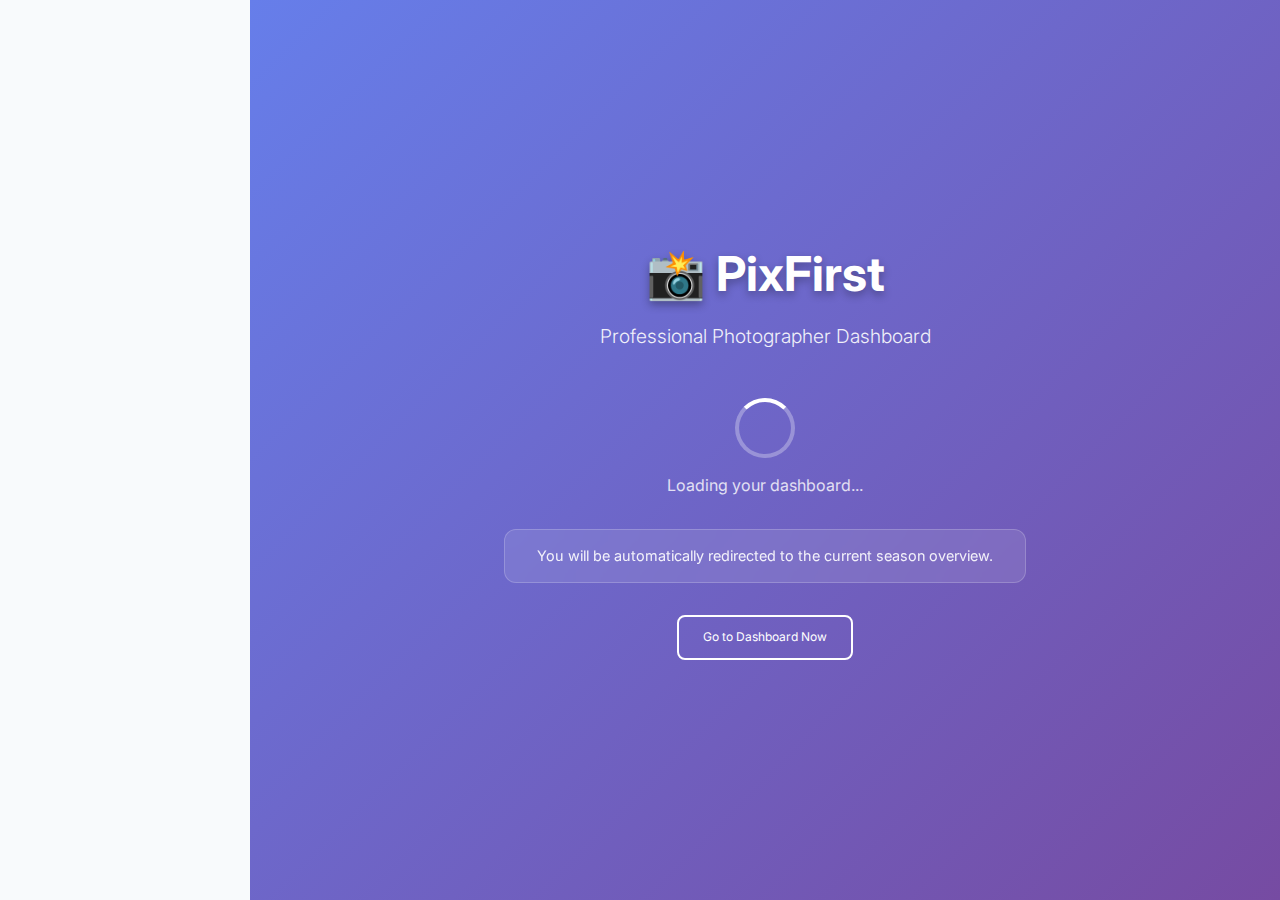
<file: index.html>
<!DOCTYPE html>
<html lang="en">
<head>
    <meta charset="UTF-8">
    <meta name="viewport" content="width=device-width, initial-scale=1.0">
    <title>Photographer Dashboard - Welcome</title>
    <link href="https://fonts.googleapis.com/css2?family=Inter:wght@300;400;500;600;700&family=Roboto:wght@300;400;500;700&display=swap" rel="stylesheet">
    <link rel="stylesheet" href="styles.css" />
    <style>
        /* Index page specific styling */
        .index-container {
            display: flex;
            flex-direction: column;
            align-items: center;
            justify-content: center;
            min-height: 100vh;
            background: linear-gradient(135deg, #667eea 0%, #764ba2 100%);
            color: white;
            text-align: center;
            padding: 2rem;
        }
        
        .logo-section {
            margin-bottom: 3rem;
        }
        
        .logo-title {
            font-size: 3rem;
            font-weight: 700;
            margin-bottom: 1rem;
            text-shadow: 0 4px 8px rgba(0, 0, 0, 0.3);
        }
        
        .logo-subtitle {
            font-size: 1.2rem;
            opacity: 0.9;
            font-weight: 300;
        }
        
        .loading-section {
            margin-bottom: 2rem;
        }
        
        .loading-spinner {
            width: 60px;
            height: 60px;
            border: 4px solid rgba(255, 255, 255, 0.3);
            border-top: 4px solid white;
            border-radius: 50%;
            animation: spin 1s linear infinite;
            margin: 0 auto 1rem;
        }
        
        @keyframes spin {
            0% { transform: rotate(0deg); }
            100% { transform: rotate(360deg); }
        }
        
        .loading-text {
            font-size: 1rem;
            opacity: 0.8;
        }
        
        .redirect-info {
            background: rgba(255, 255, 255, 0.1);
            padding: 1rem 2rem;
            border-radius: 12px;
            backdrop-filter: blur(10px);
            border: 1px solid rgba(255, 255, 255, 0.2);
        }
        
        .redirect-info p {
            margin: 0;
            font-size: 0.9rem;
            opacity: 0.9;
        }
        
        .manual-link {
            margin-top: 2rem;
        }
        
        .manual-link a {
            color: white;
            text-decoration: none;
            padding: 0.75rem 1.5rem;
            border: 2px solid white;
            border-radius: 8px;
            transition: all 0.3s ease;
            display: inline-block;
        }
        
        .manual-link a:hover {
            background: white;
            color: #667eea;
            transform: translateY(-2px);
            box-shadow: 0 8px 25px rgba(0, 0, 0, 0.2);
        }
        
        /* Responsive design */
        @media (max-width: 768px) {
            .logo-title {
                font-size: 2rem;
            }
            
            .logo-subtitle {
                font-size: 1rem;
            }
            
            .index-container {
                padding: 1rem;
            }
        }
    </style>
</head>
<body>
    <div class="index-container">
        <div class="logo-section">
            <h1 class="logo-title">📸 PixFirst</h1>
            <p class="logo-subtitle">Professional Photographer Dashboard</p>
        </div>
        
        <div class="loading-section">
            <div class="loading-spinner"></div>
            <p class="loading-text">Loading your dashboard...</p>
        </div>
        
        <div class="redirect-info">
            <p>You will be automatically redirected to the current season overview.</p>
        </div>
        
        <div class="manual-link">
            <a href="this-season.html">Go to Dashboard Now</a>
        </div>
    </div>

    <script>
        // Auto-redirect to this-season.html after 3 seconds
        setTimeout(function() {
            window.location.href = 'this-season.html';
        }, 3000);
        
        // Also redirect on any click for immediate access
        document.addEventListener('click', function() {
            window.location.href = 'this-season.html';
        });
    </script>
</body>
</html>
</file>
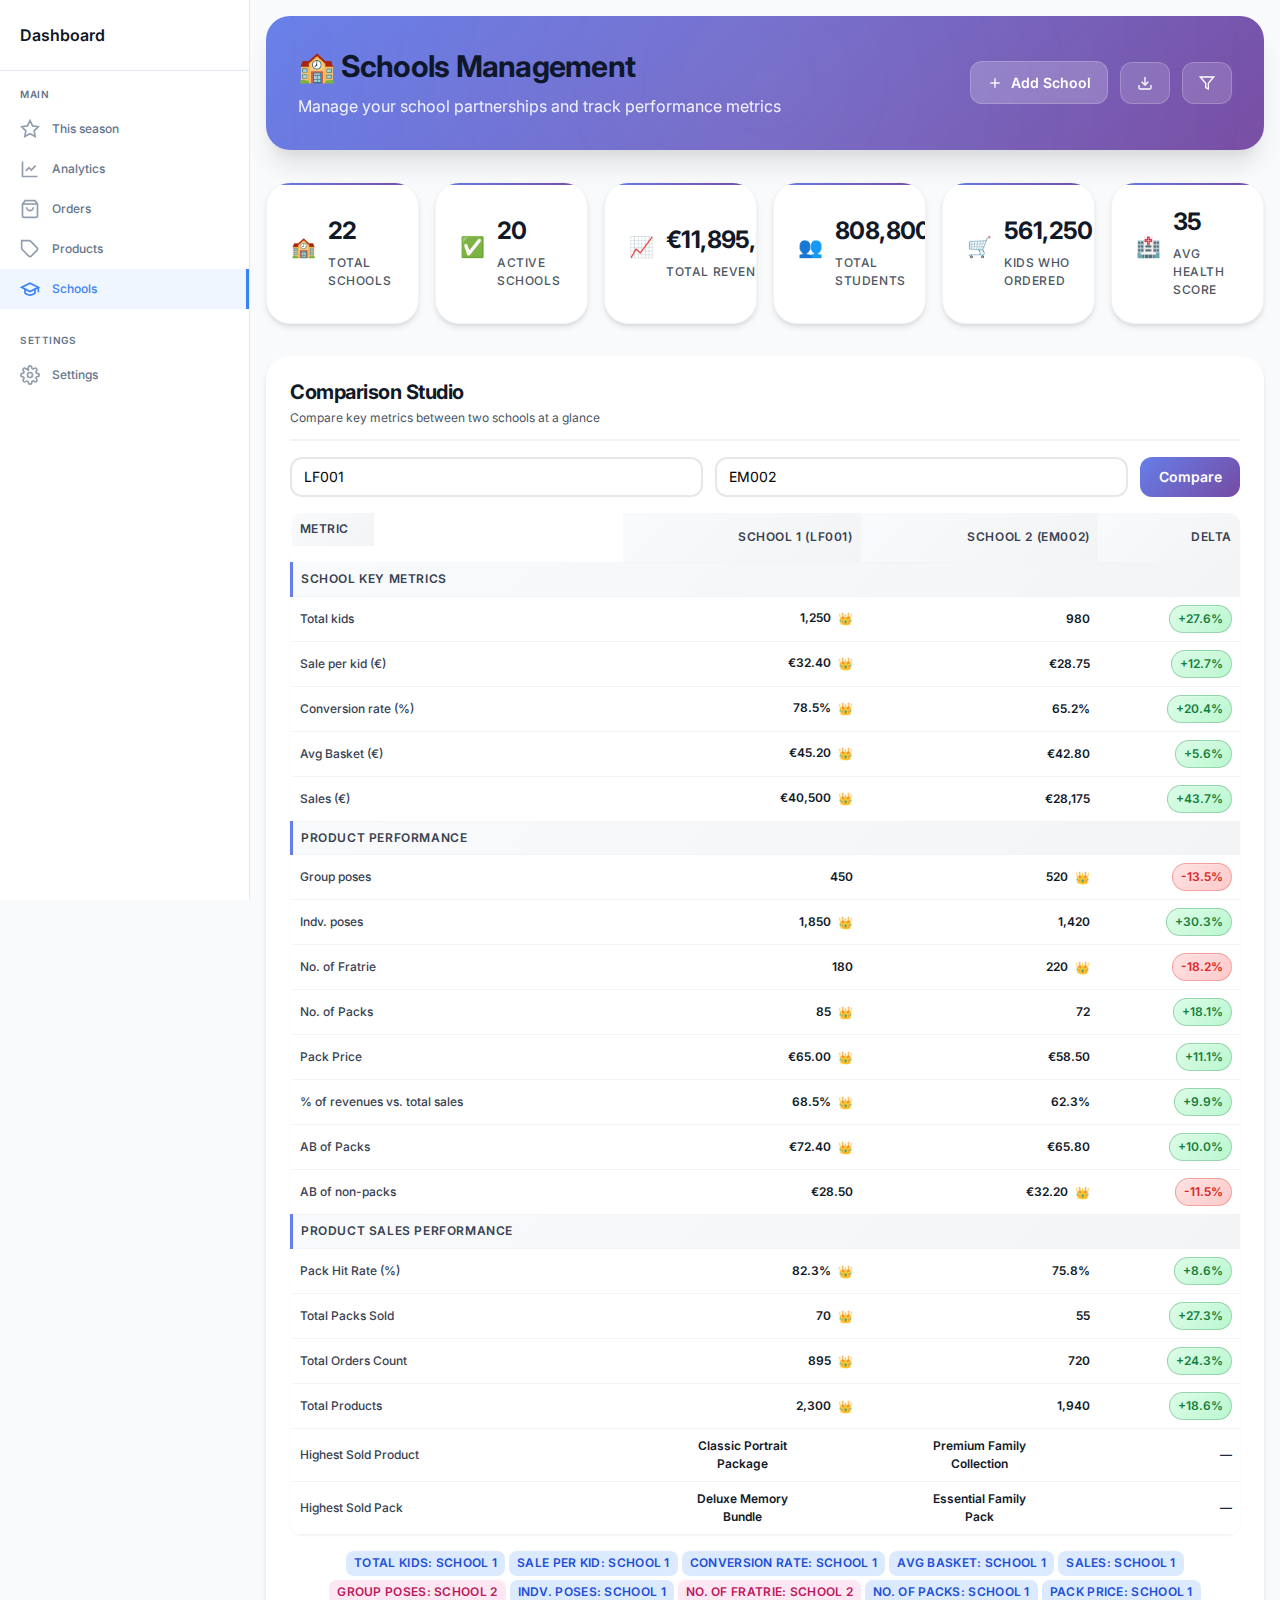
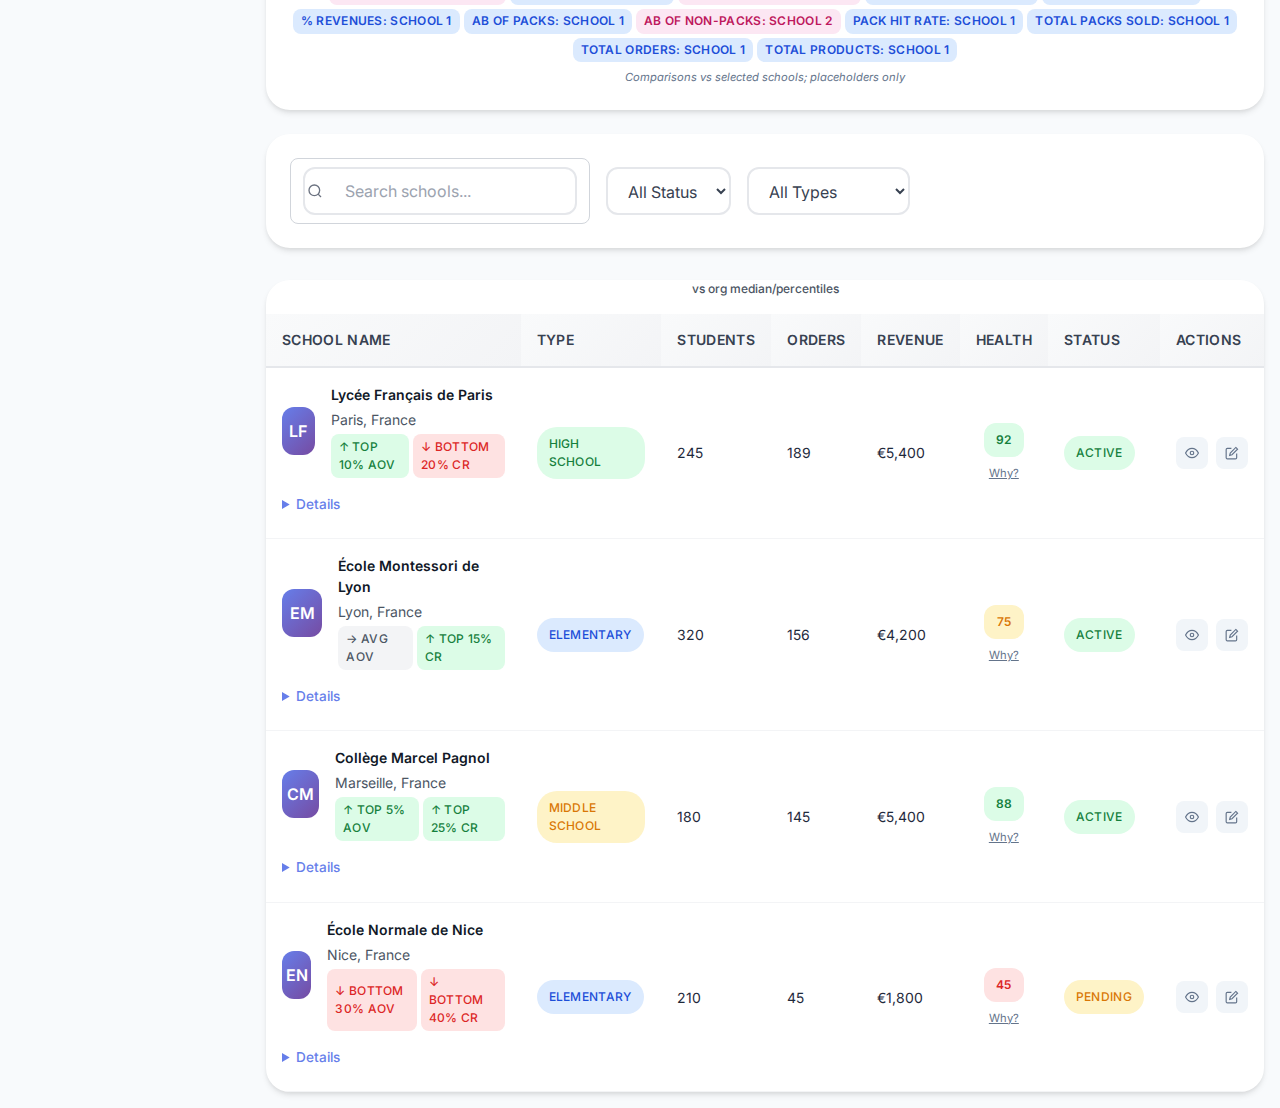
<file: schools.html>
<!DOCTYPE html>
<html lang="en">
<head>
    <meta charset="UTF-8">
    <meta name="viewport" content="width=device-width, initial-scale=1.0">
    <title>Schools - Photographer Dashboard</title>
    <link href="https://fonts.googleapis.com/css2?family=Inter:wght@300;400;500;600;700&family=Roboto:wght@300;400;500;700&display=swap" rel="stylesheet">
    <link rel="stylesheet" href="styles.css" />
    <script src="script.js"></script>
    <style>
        /* Enhanced Schools Page Styling */
        * {
            font-family: 'Inter', -apple-system, BlinkMacSystemFont, 'Segoe UI', Roboto, Oxygen, Ubuntu, Cantarell, sans-serif;
        }

        /* Global Type Scale & Design Tokens */
        :root {
            /* Type Scale */
            --text-xs: 0.75rem;    /* 12px */
            --text-sm: 0.875rem;   /* 14px */
            --text-base: 1rem;     /* 16px */
            --text-lg: 1.125rem;   /* 18px */
            --text-xl: 1.25rem;    /* 20px */
            --text-2xl: 1.5rem;    /* 24px */
            --text-3xl: 1.875rem;  /* 30px */
            --text-4xl: 2.25rem;   /* 36px */

            /* Line Heights */
            --leading-tight: 1.25;
            --leading-snug: 1.375;
            --leading-normal: 1.5;
            --leading-relaxed: 1.625;

            /* Letter Spacing */
            --tracking-tight: -0.025em;
            --tracking-normal: 0;
            --tracking-wide: 0.025em;
            --tracking-wider: 0.05em;

            /* Spacing Scale */
            --space-1: 0.25rem;   /* 4px */
            --space-2: 0.5rem;    /* 8px */
            --space-3: 0.75rem;   /* 12px */
            --space-4: 1rem;      /* 16px */
            --space-5: 1.25rem;   /* 20px */
            --space-6: 1.5rem;    /* 24px */
            --space-8: 2rem;      /* 32px */
            --space-10: 2.5rem;   /* 40px */
            --space-12: 3rem;     /* 48px */

            /* Border Radius */
            --radius-sm: 0.375rem;  /* 6px */
            --radius-md: 0.5rem;    /* 8px */
            --radius-lg: 0.75rem;   /* 12px */
            --radius-xl: 1rem;      /* 16px */
            --radius-2xl: 1.5rem;   /* 24px */

            /* Shadows */
            --shadow-sm: 0 1px 2px 0 rgba(0, 0, 0, 0.05);
            --shadow-md: 0 4px 6px -1px rgba(0, 0, 0, 0.1), 0 2px 4px -1px rgba(0, 0, 0, 0.06);
            --shadow-lg: 0 10px 15px -3px rgba(0, 0, 0, 0.1), 0 4px 6px -2px rgba(0, 0, 0, 0.05);
            --shadow-xl: 0 20px 25px -5px rgba(0, 0, 0, 0.1), 0 10px 10px -5px rgba(0, 0, 0, 0.04);

            /* Colors */
            --color-primary: #667eea;
            --color-primary-dark: #5a67d8;
            --color-secondary: #764ba2;
            --color-success: #10b981;
            --color-success-light: #34d399;
            --color-warning: #f59e0b;
            --color-error: #ef4444;
            --color-gray-50: #f9fafb;
            --color-gray-100: #f3f4f6;
            --color-gray-200: #e5e7eb;
            --color-gray-300: #d1d5db;
            --color-gray-400: #9ca3af;
            --color-gray-500: #6b7280;
            --color-gray-600: #4b5563;
            --color-gray-700: #374151;
            --color-gray-800: #1f2937;
            --color-gray-900: #111827;
        }
        
        .schools-header {
            background: linear-gradient(135deg, #667eea 0%, #764ba2 100%);
            color: white;
            padding: var(--space-8);
            border-radius: var(--radius-2xl);
            margin-bottom: var(--space-8);
            box-shadow: var(--shadow-xl);
            position: relative;
            overflow: hidden;
        }
        
        .schools-header::before {
            content: '';
            position: absolute;
            top: -50%;
            right: -50%;
            width: 200%;
            height: 200%;
            background: radial-gradient(circle, rgba(255,255,255,0.08) 0%, transparent 70%);
            animation: float 8s ease-in-out infinite;
            filter: blur(2px);
        }
        
        @keyframes float {
            0%, 100% { transform: translateY(0px) rotate(0deg); }
            50% { transform: translateY(-15px) rotate(180deg); }
        }

        .header-content {
            display: flex;
            justify-content: space-between;
            align-items: center;
            position: relative;
            z-index: 2;
        }

        .header-left {
            flex: 1;
        }

        .header-right {
            display: flex;
            align-items: center;
        }

        .header-actions {
            display: flex;
            gap: var(--space-3);
            align-items: center;
        }

        .header-action-btn {
            background: rgba(255, 255, 255, 0.15);
            border: 1px solid rgba(255, 255, 255, 0.2);
            color: white;
            padding: var(--space-3) var(--space-4);
            border-radius: var(--radius-lg);
            font-size: var(--text-sm);
            font-weight: 500;
            cursor: pointer;
            transition: all 0.3s ease;
            display: flex;
            align-items: center;
            gap: var(--space-2);
            backdrop-filter: blur(10px);
        }

        .header-action-btn:hover {
            background: rgba(255, 255, 255, 0.25);
            transform: translateY(-2px);
            box-shadow: var(--shadow-lg);
        }

        .header-action-btn.primary {
            background: rgba(255, 255, 255, 0.2);
            font-weight: 600;
        }

        .header-action-btn svg {
            width: 16px;
            height: 16px;
        }
        
        .schools-header h1 {
            font-size: var(--text-3xl);
            font-weight: 700;
            margin: 0;
            line-height: var(--leading-tight);
            letter-spacing: var(--tracking-tight);
        }
        
        .schools-header p {
            font-size: var(--text-base);
            opacity: 0.9;
            margin: var(--space-2) 0 0 0;
            line-height: var(--leading-normal);
            font-weight: 400;
        }
        
        .stats-section {
            margin-bottom: var(--space-8);
        }
        
        .stats-grid {
            display: grid;
            grid-template-columns: repeat(6, 1fr);
            gap: var(--space-4);
            margin-bottom: var(--space-8);
        }
        
        .stat-card {
            background: white;
            padding: var(--space-6);
            border-radius: var(--radius-2xl);
            box-shadow: var(--shadow-md);
            border: 1px solid var(--color-gray-100);
            transition: all 0.3s ease;
            position: relative;
            overflow: hidden;
        }
        
        .stat-card::before {
            content: '';
            position: absolute;
            top: 0;
            left: 0;
            right: 0;
            height: 2px;
            background: linear-gradient(90deg, var(--color-primary), var(--color-secondary));
        }
        
        .stat-card:hover {
            transform: translateY(-2px);
            box-shadow: var(--shadow-lg);
        }
        
        .stat-icon {
            font-size: var(--text-xl);
            margin-bottom: var(--space-3);
            display: block;
            line-height: 1;
        }
        
        .stat-value {
            font-size: var(--text-2xl);
            font-weight: 700;
            color: var(--color-gray-900);
            margin-bottom: var(--space-2);
            line-height: var(--leading-tight);
            letter-spacing: var(--tracking-tight);
        }
        
        .stat-label {
            color: var(--color-gray-600);
            font-size: var(--text-xs);
            font-weight: 500;
            text-transform: uppercase;
            letter-spacing: var(--tracking-wider);
            line-height: var(--leading-normal);
        }
        
        .search-filter-bar {
            background: white;
            padding: var(--space-6);
            border-radius: var(--radius-2xl);
            box-shadow: var(--shadow-md);
            margin-bottom: var(--space-8);
            display: flex;
            gap: var(--space-4);
            align-items: center;
            flex-wrap: wrap;
        }
        
        .search-box {
            flex: 1;
            min-width: 300px;
            position: relative;
        }
        
        .search-box svg {
            position: absolute;
            left: var(--space-4);
            top: 50%;
            transform: translateY(-50%);
            color: var(--color-gray-500);
            width: 16px;
            height: 16px;
        }
        
        .search-box input {
            width: 100%;
            padding: var(--space-3) var(--space-3) var(--space-3) var(--space-10);
            border: 2px solid var(--color-gray-200);
            border-radius: var(--radius-lg);
            font-size: var(--text-base);
            transition: all 0.3s ease;
            height: 48px;
            box-sizing: border-box;
        }
        
        .search-box input:focus {
            outline: none;
            border-color: var(--color-primary);
            box-shadow: 0 0 0 3px rgba(102, 126, 234, 0.1);
        }

        .search-box input::placeholder {
            color: var(--color-gray-400);
            font-size: var(--text-base);
        }
        
        .filter-options {
            display: flex;
            gap: var(--space-4);
        }
        
        .filter-select {
            padding: var(--space-3) var(--space-4);
            border: 2px solid var(--color-gray-200);
            border-radius: var(--radius-lg);
            background: white;
            font-size: var(--text-base);
            transition: all 0.3s ease;
            height: 48px;
            box-sizing: border-box;
        }
        
        .filter-select:focus {
            outline: none;
            border-color: var(--color-primary);
            box-shadow: 0 0 0 3px rgba(102, 126, 234, 0.1);
        }
        
        .table-section {
            background: white;
            border-radius: var(--radius-2xl);
            box-shadow: var(--shadow-md);
            overflow: hidden;
        }
        
        .data-table {
            width: 100%;
            border-collapse: collapse;
        }
        
        .data-table th {
            background: linear-gradient(135deg, var(--color-gray-50) 0%, var(--color-gray-100) 100%);
            padding: var(--space-4);
            text-align: left;
            font-weight: 600;
            color: var(--color-gray-700);
            border-bottom: 2px solid var(--color-gray-200);
            font-size: var(--text-sm);
            text-transform: uppercase;
            letter-spacing: var(--tracking-wide);
        }
        
        .data-table td {
            padding: var(--space-4);
            border-bottom: 1px solid var(--color-gray-100);
            transition: background-color 0.3s ease;
            font-size: var(--text-sm);
            line-height: var(--leading-normal);
        }
        
        .data-table tr:hover td {
            background-color: var(--color-gray-50);
        }
        
        .school-info {
            display: flex;
            align-items: center;
            gap: var(--space-4);
        }
        
        .school-avatar {
            width: 48px;
            height: 48px;
            border-radius: var(--radius-lg);
            background: linear-gradient(135deg, var(--color-primary) 0%, var(--color-secondary) 100%);
            color: white;
            display: flex;
            align-items: center;
            justify-content: center;
            font-weight: 600;
            font-size: var(--text-base);
        }
        
        .school-name {
            font-weight: 600;
            color: var(--color-gray-900);
            margin-bottom: var(--space-1);
            font-size: var(--text-sm);
            line-height: var(--leading-normal);
        }
        
        .school-location {
            color: var(--color-gray-600);
            font-size: var(--text-sm);
            line-height: var(--leading-normal);
        }
        
        /* Health Score Styles */
        .health-score {
            display: flex;
            flex-direction: column;
            align-items: center;
            gap: 0.25rem;
        }
        
        .health-badge {
            padding: var(--space-2) var(--space-3);
            border-radius: var(--radius-lg);
            font-size: var(--text-xs);
            font-weight: 600;
            min-width: 40px;
            text-align: center;
            min-height: 24px;
            display: inline-flex;
            align-items: center;
            justify-content: center;
        }
        
        .health-badge.excellent {
            background: #dcfce7;
            color: #15803d;
        }
        
        .health-badge.good {
            background: #fef3c7;
            color: #d97706;
        }
        
        .health-badge.poor {
            background: #fee2e2;
            color: #dc2626;
        }
        
        .health-tooltip {
            position: relative;
            cursor: help;
        }
        
        .health-tooltip::after {
            content: "Why?";
            font-size: 0.7rem;
            color: #64748b;
            text-decoration: underline;
        }
        
        .health-tooltip:hover::before {
            content: "CR (40%): 85% | AOV (30%): €45 | Repeat Rate (20%): 65% | SLA Issues (10%): 2";
            position: absolute;
            bottom: 100%;
            left: 50%;
            transform: translateX(-50%);
            background: #1e293b;
            color: white;
            padding: 0.5rem;
            border-radius: 8px;
            font-size: 0.75rem;
            white-space: nowrap;
            z-index: 1000;
            box-shadow: 0 4px 12px rgba(0,0,0,0.3);
        }
        
        /* Benchmark Chips */
        .benchmark-chips {
            display: flex;
            gap: 0.25rem;
            margin-top: 0.25rem;
        }
        
        .benchmark-chip {
            padding: var(--space-1) var(--space-2);
            border-radius: var(--radius-md);
            font-size: var(--text-xs);
            font-weight: 500;
            text-transform: uppercase;
            letter-spacing: var(--tracking-wide);
            min-height: 20px;
            display: inline-flex;
            align-items: center;
        }
        
        .benchmark-chip.positive {
            background: #dcfce7;
            color: #15803d;
        }
        
        .benchmark-chip.negative {
            background: #fee2e2;
            color: #dc2626;
        }
        
        .benchmark-chip.neutral {
            background: var(--color-gray-100);
            color: var(--color-gray-600);
        }
        
        /* Enhanced Comparison Studio */
        .comparison-studio {
            background: white;
            padding: var(--space-6);
            border-radius: var(--radius-2xl);
            box-shadow: var(--shadow-md);
            margin-bottom: var(--space-6);
            text-align: left;
            align-self: flex-start;
        }

        .comparison-header {
            margin-bottom: var(--space-4);
            padding-bottom: var(--space-3);
            border-bottom: 2px solid var(--color-gray-100);
        }

        .comparison-title {
            font-size: var(--text-xl);
            font-weight: 700;
            color: var(--color-gray-900);
            margin: 0 0 var(--space-1) 0;
            line-height: var(--leading-tight);
            letter-spacing: var(--tracking-tight);
        }

        .comparison-description {
            font-size: var(--text-xs);
            color: var(--color-gray-600);
            margin: 0;
            line-height: var(--leading-normal);
            font-weight: 400;
            max-width: 600px;
        }
        
                .comparison-inputs {
            display: flex;
            gap: var(--space-3);
            margin-bottom: var(--space-4);
            align-items: center;
        }

        .comparison-input {
            flex: 1;
            padding: var(--space-2) var(--space-3);
            border: 2px solid var(--color-gray-200);
            border-radius: var(--radius-lg);
            font-size: var(--text-sm);
            height: 40px;
            box-sizing: border-box;
            transition: all 0.3s ease;
        }

        .comparison-input:focus {
            outline: none;
            border-color: var(--color-primary);
            box-shadow: 0 0 0 3px rgba(102, 126, 234, 0.1);
        }

        .comparison-input::placeholder {
            color: var(--color-gray-400);
            font-size: var(--text-sm);
        }

        .compare-btn {
            padding: var(--space-2) var(--space-4);
            background: linear-gradient(135deg, var(--color-primary) 0%, var(--color-secondary) 100%);
            color: white;
            border: none;
            border-radius: var(--radius-lg);
            cursor: pointer;
            font-weight: 600;
            height: 40px;
            transition: all 0.3s ease;
            min-width: 100px;
            font-size: var(--text-sm);
        }

        .compare-btn:hover {
            transform: translateY(-2px);
            box-shadow: var(--shadow-lg);
        }
        
                .comparison-table {
            width: 100%;
            border-collapse: collapse;
            margin-bottom: var(--space-4);
            border-radius: var(--radius-lg);
            overflow: hidden;
            box-shadow: var(--shadow-sm);
        }

        .comparison-table th,
        .comparison-table td {
            padding: var(--space-2) var(--space-2);
            border-bottom: 1px solid var(--color-gray-100);
            vertical-align: middle;
        }

        .comparison-table th {
            background: linear-gradient(135deg, var(--color-gray-50) 0%, var(--color-gray-100) 100%);
            font-weight: 600;
            color: var(--color-gray-700);
            font-size: var(--text-xs);
            text-transform: uppercase;
            letter-spacing: var(--tracking-wider);
        }

        .comparison-table tr:hover td {
            background-color: var(--color-gray-50);
        }

        /* Table Header Classes */
        .metric-header {
            text-align: left !important;
            width: 25%;
        }

        .school-header {
            text-align: right !important;
            width: 25%;
        }

        .delta-header {
            text-align: right !important;
            width: 15%;
        }

        /* Table Cell Classes */
        .metric-name {
            text-align: left !important;
            font-weight: 500;
            color: var(--color-gray-700);
            font-size: var(--text-xs);
            line-height: var(--leading-normal);
        }

        .school-value {
            text-align: right !important;
            font-weight: 600;
            color: var(--color-gray-900);
            position: relative;
            font-size: var(--text-xs);
            line-height: var(--leading-normal);
        }

        .delta-value {
            text-align: right !important;
            font-weight: 600;
            font-size: var(--text-xs);
            line-height: var(--leading-normal);
        }

        .product-name {
            text-align: center !important;
            font-size: var(--text-xs);
            line-height: var(--leading-normal);
            word-wrap: break-word;
            max-width: 100px;
        }

        .section-divider {
            background: linear-gradient(135deg, var(--color-gray-50) 0%, var(--color-gray-100) 100%);
            font-weight: 600;
            color: var(--color-gray-700);
            padding: var(--space-2) var(--space-3);
            font-size: var(--text-xs);
            text-transform: uppercase;
            letter-spacing: var(--tracking-wider);
            border-left: 3px solid var(--color-primary);
        }
        
                .delta-pill {
            padding: var(--space-1) var(--space-2);
            border-radius: 16px;
            font-size: var(--text-xs);
            font-weight: 600;
            display: inline-block;
            min-width: 50px;
            text-align: center;
            box-shadow: inset 0 1px 0 rgba(255, 255, 255, 0.2);
            border: 1px solid;
        }

        .delta-pill.positive {
            background: linear-gradient(135deg, #dcfce7 0%, #bbf7d0 100%);
            color: #15803d;
            border-color: rgba(21, 128, 61, 0.3);
        }

        .delta-pill.negative {
            background: linear-gradient(135deg, #fee2e2 0%, #fecaca 100%);
            color: #dc2626;
            border-color: rgba(220, 38, 38, 0.3);
        }
        
        .winner-crown {
            color: var(--color-warning);
            font-size: var(--text-xs);
            margin-left: var(--space-1);
            vertical-align: middle;
            display: inline-block;
            animation: crownGlow 3s ease-in-out infinite;
        }

        @keyframes crownGlow {
            0%, 100% { transform: scale(1); }
            50% { transform: scale(1.05); }
        }
        
        .metric-winners {
            display: flex;
            gap: var(--space-1);
            flex-wrap: wrap;
            justify-content: center;
            margin-top: var(--space-3);
        }
        
        .winner-pill {
            padding: var(--space-1) var(--space-2);
            border-radius: var(--radius-md);
            font-size: var(--text-xs);
            font-weight: 600;
            text-transform: uppercase;
            letter-spacing: var(--tracking-wide);
            min-height: 20px;
            display: flex;
            align-items: center;
        }
        
        .winner-pill.school1 {
            background: #dbeafe;
            color: #1d4ed8;
        }
        
        .winner-pill.school2 {
            background: #fce7f3;
            color: #be185d;
        }
        
        /* AOV Distribution */
        .aov-distribution {
            margin: 1rem 0;
        }
        
        .histogram {
            display: flex;
            align-items: end;
            gap: 0.25rem;
            height: 60px;
            margin-bottom: 0.5rem;
        }
        
        .histogram-bar {
            flex: 1;
            background: #e2e8f0;
            border-radius: 2px 2px 0 0;
            min-width: 20px;
            position: relative;
            cursor: pointer;
            transition: all 0.2s ease;
        }
        
        .histogram-bar:hover {
            background: #94a3b8;
            transform: scaleY(1.05);
        }
        
        .histogram-bar.active {
            background: #667eea;
        }
        
        .histogram-bar.active:hover {
            background: #5a67d8;
        }
        
        /* AOV Distribution Tooltip */
        .histogram-bar::before {
            content: attr(data-tooltip);
            position: absolute;
            bottom: 100%;
            left: 50%;
            transform: translateX(-50%);
            background: #1e293b;
            color: white;
            padding: 0.5rem;
            border-radius: 6px;
            font-size: 0.75rem;
            white-space: nowrap;
            opacity: 0;
            visibility: hidden;
            transition: all 0.2s ease;
            z-index: 1000;
            box-shadow: 0 4px 12px rgba(0, 0, 0, 0.15);
        }
        
        .histogram-bar::after {
            content: '';
            position: absolute;
            bottom: 100%;
            left: 50%;
            transform: translateX(-50%);
            border: 5px solid transparent;
            border-top-color: #1e293b;
            opacity: 0;
            visibility: hidden;
            transition: all 0.2s ease;
            z-index: 1000;
        }
        
        .histogram-bar:hover::before,
        .histogram-bar:hover::after {
            opacity: 1;
            visibility: visible;
            bottom: calc(100% + 5px);
        }
        
        .histogram-labels {
            display: flex;
            justify-content: space-between;
            font-size: 0.7rem;
            color: #64748b;
        }
        
        /* Funnel */
        .funnel {
            display: flex;
            align-items: center;
            gap: 0.5rem;
            margin: 1rem 0;
        }
        
        .funnel-step {
            flex: 1;
            text-align: center;
        }
        
        .funnel-bar {
            height: 40px;
            background: #e2e8f0;
            border-radius: 4px;
            margin-bottom: 0.25rem;
            position: relative;
        }
        
        .funnel-bar.filled {
            background: #667eea;
        }
        
        .funnel-bar.largest-drop {
            background: #fecaca;
        }
        
        .funnel-label {
            font-size: 0.7rem;
            color: #64748b;
            font-weight: 500;
        }
        
        .funnel-value {
            font-size: 0.8rem;
            font-weight: 600;
            color: #1e293b;
        }
        
        .drop-off {
            font-size: 0.65rem;
            color: #ef4444;
            font-weight: 500;
        }
        
        .drop-off.largest {
            color: #dc2626;
            font-weight: 600;
        }
        
        /* Details/Summary */
        details {
            margin-top: 0.5rem;
        }
        
        summary {
            cursor: pointer;
            color: #667eea;
            font-size: 0.85rem;
            font-weight: 500;
            padding: 0.5rem 0;
        }
        
        summary:hover {
            color: #5b21b6;
        }
        
        .details-content {
            padding: 1rem;
            background: #f8fafc;
            border-radius: 8px;
            margin-top: 0.5rem;
        }
        
        /* Legend */
        .table-legend {
            font-size: var(--text-xs);
            color: var(--color-gray-600);
            margin-bottom: var(--space-4);
            text-align: center;
            font-weight: 500;
            line-height: var(--leading-normal);
        }
        
        .badge {
            padding: var(--space-2) var(--space-3);
            border-radius: 20px;
            font-size: var(--text-xs);
            font-weight: 500;
            text-transform: uppercase;
            letter-spacing: var(--tracking-wide);
            min-height: 24px;
            display: inline-flex;
            align-items: center;
        }
        
        .badge.elementary {
            background: #dbeafe;
            color: #1d4ed8;
        }
        
        .badge.middle {
            background: #fef3c7;
            color: #d97706;
        }
        
        .badge.high {
            background: #dcfce7;
            color: #15803d;
        }
        
        .status-badge {
            padding: var(--space-2) var(--space-3);
            border-radius: 20px;
            font-size: var(--text-xs);
            font-weight: 500;
            text-transform: uppercase;
            letter-spacing: var(--tracking-wide);
            min-height: 24px;
            display: inline-flex;
            align-items: center;
        }
        
        .status-badge.active {
            background: #dcfce7;
            color: #15803d;
        }
        
        .status-badge.pending {
            background: #fef3c7;
            color: #d97706;
        }
        
        .action-buttons {
            display: flex;
            gap: 0.5rem;
        }
        
        .action-btn.small {
            width: 32px;
            height: 32px;
            border-radius: 8px;
            border: none;
            background: #f1f5f9;
            color: #64748b;
            cursor: pointer;
            transition: all 0.3s ease;
            display: flex;
            align-items: center;
            justify-content: center;
        }
        
        .action-btn.small:hover {
            background: #667eea;
            color: white;
            transform: scale(1.1);
        }
        
        .modal {
            position: fixed;
            top: 0;
            left: 0;
            width: 100%;
            height: 100%;
            background: rgba(0, 0, 0, 0.5);
            display: flex;
            align-items: center;
            justify-content: center;
            z-index: 1000;
            backdrop-filter: blur(5px);
        }
        
        .modal-content {
            background: white;
            border-radius: 16px;
            padding: 2rem;
            max-width: 500px;
            width: 90%;
            max-height: 90vh;
            overflow-y: auto;
            box-shadow: 0 20px 60px rgba(0, 0, 0, 0.3);
        }
        
        .modal-header {
            display: flex;
            justify-content: space-between;
            align-items: center;
            margin-bottom: 1.5rem;
            padding-bottom: 1rem;
            border-bottom: 2px solid #f1f5f9;
        }
        
        .modal-header h3 {
            margin: 0;
            color: #1e293b;
            font-size: 1.5rem;
        }
        
        .modal-close {
            background: none;
            border: none;
            font-size: 1.5rem;
            cursor: pointer;
            color: #64748b;
            transition: color 0.3s ease;
        }
        
        .modal-close:hover {
            color: #ef4444;
        }
        
        .form-group {
            margin-bottom: 1.5rem;
        }
        
        .form-group label {
            display: block;
            margin-bottom: 0.5rem;
            font-weight: 500;
            color: #374151;
        }
        
        .form-group input,
        .form-group select {
            width: 100%;
            padding: 0.75rem;
            border: 2px solid #e2e8f0;
            border-radius: 8px;
            font-size: 0.9rem;
            transition: all 0.3s ease;
        }
        
        .form-group input:focus,
        .form-group select:focus {
            outline: none;
            border-color: #667eea;
            box-shadow: 0 0 0 3px rgba(102, 126, 234, 0.1);
        }
        
        .modal-footer {
            display: flex;
            gap: 1rem;
            justify-content: flex-end;
            margin-top: 2rem;
            padding-top: 1rem;
            border-top: 2px solid #f1f5f9;
        }
        
        .btn {
            padding: 0.75rem 1.5rem;
            border-radius: 8px;
            font-weight: 500;
            cursor: pointer;
            transition: all 0.3s ease;
            border: none;
        }
        
        .btn.primary {
            background: linear-gradient(135deg, #667eea 0%, #764ba2 100%);
            color: white;
        }
        
        .btn.primary:hover {
            transform: translateY(-2px);
            box-shadow: 0 8px 25px rgba(102, 126, 234, 0.3);
        }
        
        .btn.secondary {
            background: #f1f5f9;
            color: #64748b;
        }
        
        .btn.secondary:hover {
            background: #e2e8f0;
        }
        
        /* Animation for page load */
        .container > * {
            animation: fadeInUp 0.6s ease-out;
        }
        
        @keyframes fadeInUp {
            from {
                opacity: 0;
                transform: translateY(30px);
            }
            to {
                opacity: 1;
                transform: translateY(0);
            }
        }
        
        /* Responsive design */
        @media (max-width: 768px) {
            .schools-header h1 {
                font-size: var(--text-2xl);
            }
            
            .schools-header p {
                font-size: var(--text-sm);
            }

            .comparison-title {
                font-size: var(--text-xl);
            }

            .comparison-description {
                font-size: var(--text-xs);
            }

            .search-filter-bar {
                flex-direction: column;
                align-items: stretch;
                gap: var(--space-3);
            }
            
            .search-box {
                min-width: auto;
            }
            
            .filter-options {
                flex-direction: column;
                gap: var(--space-3);
            }
            
            .stats-grid {
                grid-template-columns: repeat(2, 1fr);
                gap: var(--space-3);
            }

            .stat-card {
                padding: var(--space-4);
            }

            .stat-value {
                font-size: var(--text-lg);
            }

            .stat-label {
                font-size: var(--text-xs);
            }
            
            .data-table {
                font-size: var(--text-xs);
            }
            
            .school-info {
                flex-direction: column;
                align-items: flex-start;
                gap: var(--space-2);
            }

            /* Comparison Studio Responsive */
            .comparison-inputs {
                flex-direction: column;
                gap: var(--space-3);
            }

            .comparison-input {
                width: 100%;
            }

            .compare-btn {
                width: 100%;
                min-width: auto;
            }

            .comparison-table {
                font-size: var(--text-xs);
            }

            .comparison-table th,
            .comparison-table td {
                padding: var(--space-3) var(--space-2);
            }

            .metric-header,
            .school-header,
            .delta-header {
                width: auto;
            }

            .product-name {
                max-width: 80px;
                font-size: var(--text-xs);
            }

            .delta-pill {
                padding: var(--space-1) var(--space-2);
                font-size: var(--text-xs);
                min-width: 50px;
            }

            .section-divider {
                font-size: var(--text-xs);
                padding: var(--space-2) var(--space-3);
            }
        }

        @media (max-width: 480px) {
            .stats-grid {
                grid-template-columns: 1fr;
            }
            
            .schools-header h1 {
                font-size: var(--text-xl);
            }
            
            .comparison-title {
                font-size: var(--text-lg);
            }
        }
    </style>
</head>
<body>
    <!-- Side Navigation -->
    <div class="sidebar" id="sidebar">
        <div class="sidebar-header">
            <h2>Dashboard</h2>
        </div>
        <nav class="sidebar-nav">
            <div class="nav-section">
                <div class="nav-section-title">Main</div>
                <a href="this-season.html" class="nav-item" data-page="this-season">
                    <svg class="nav-item-icon" viewBox="0 0 24 24" fill="none" stroke="currentColor" stroke-width="2">
                        <path d="M12 2l3.09 6.26L22 9.27l-5 4.87 1.18 6.88L12 17.77l-6.18 3.25L7 14.14 2 9.27l6.91-1.01L12 2z"></path>
                    </svg>
                    This season
                </a>
                <a href="analytics.html" class="nav-item" data-page="analytics">
                    <svg class="nav-item-icon" viewBox="0 0 24 24" fill="none" stroke="currentColor" stroke-width="2">
                        <path d="M3 3v18h18"></path>
                        <path d="M18.7 8l-5.1 5.2-2.8-2.7L7 14.3"></path>
                    </svg>
                    Analytics
                </a>
                <a href="orders.html" class="nav-item" data-page="orders">
                    <svg class="nav-item-icon" viewBox="0 0 24 24" fill="none" stroke="currentColor" stroke-width="2">
                        <path d="M6 2L3 6v14a2 2 0 0 0 2 2h14a2 2 0 0 0 2-2V6l-3-4z"></path>
                        <line x1="3" y1="6" x2="21" y2="6"></line>
                        <path d="M16 10a4 4 0 0 1-8 0"></path>
                    </svg>
                    Orders
                </a>
                <a href="products.html" class="nav-item" data-page="products">
                    <svg class="nav-item-icon" viewBox="0 0 24 24" fill="none" stroke="currentColor" stroke-width="2">
                        <path d="M20.59 13.41l-7.17 7.17a2 2 0 0 1-2.83 0L2 12V2h10l8.59 8.59a2 2 0 0 1 0 2.82z"></path>
                        <line x1="7" y1="7" x2="7.01" y2="7"></line>
                    </svg>
                    Products
                </a>
                <a href="schools.html" class="nav-item active" data-page="schools">
                    <svg class="nav-item-icon" viewBox="0 0 24 24" fill="none" stroke="currentColor" stroke-width="2">
                        <path d="M22 10v6M2 10l10-5 10 5-10 5z"></path>
                        <path d="M6 12v5c3 3 9 3 12 0v-5"></path>
                    </svg>
                    Schools
                </a>
            </div>
            <div class="nav-section">
                <div class="nav-section-title">Settings</div>
                <a href="settings.html" class="nav-item" data-page="settings">
                    <svg class="nav-item-icon" viewBox="0 0 24 24" fill="none" stroke="currentColor" stroke-width="2">
                        <circle cx="12" cy="12" r="3"></circle>
                        <path d="M19.4 15a1.65 1.65 0 0 0 .33 1.82l.06.06a2 2 0 0 1 0 2.83 2 2 0 0 1-2.83 0l-.06-.06a1.65 1.65 0 0 0-1.82-.33 1.65 1.65 0 0 0-1 1.51V21a2 2 0 0 1-2 2 2 2 0 0 1-2-2v-.09A1.65 1.65 0 0 0 9 19.4a1.65 1.65 0 0 0-1.82.33l-.06.06a2 2 0 0 1-2.83 0 2 2 0 0 1 0-2.83l.06-.06a1.65 1.65 0 0 0 .33-1.82 1.65 1.65 0 0 0-1.51-1H3a2 2 0 0 1-2-2 2 2 0 0 1 2-2h.09A1.65 1.65 0 0 0 4.6 9a1.65 1.65 0 0 0-.33-1.82l-.06-.06a2 2 0 0 1 0-2.83 2 2 0 0 1 2.83 0l.06.06a1.65 1.65 0 0 0 1.82.33H9a1.65 1.65 0 0 0 1 1.51V3a2 2 0 0 1 2-2 2 2 0 0 1 2 2v.09a1.65 1.65 0 0 0 1 1.51 1.65 1.65 0 0 0 1.82-.33l.06-.06a2 2 0 0 1 2.83 0 2 2 0 0 1 0 2.83l-.06-.06a1.65 1.65 0 0 0-.33 1.82V9a1.65 1.65 0 0 0 1.51 1H21a2 2 0 0 1 2 2 2 2 0 0 1-2 2h-.09a1.65 1.65 0 0 0-1.51 1z"></path>
                    </svg>
                    Settings
                </a>
            </div>
        </nav>
    </div>

    <!-- Mobile sidebar toggle button -->
    <button class="sidebar-toggle" id="sidebarToggle" style="display: none;">
        <svg width="20" height="20" viewBox="0 0 24 24" fill="none" stroke="currentColor" stroke-width="2">
            <line x1="3" y1="6" x2="21" y2="6"></line>
            <line x1="3" y1="12" x2="21" y2="12"></line>
            <line x1="3" y1="18" x2="21" y2="18"></line>
        </svg>
    </button>

    <div class="container">
        <!-- Beautiful Header Section -->
        <div class="schools-header">
            <div class="header-content">
                <div class="header-left">
                    <h1>🏫 Schools Management</h1>
                    <p>Manage your school partnerships and track performance metrics</p>
                </div>
                <div class="header-right">
                    <div class="header-actions">
                        <button class="header-action-btn primary" id="addSchoolBtn">
                            <svg viewBox="0 0 24 24" fill="none" stroke="currentColor" stroke-width="2">
                                <line x1="12" y1="5" x2="12" y2="19"></line>
                                <line x1="5" y1="12" x2="19" y2="12"></line>
                            </svg>
                            Add School
                        </button>
                        <button class="header-action-btn" title="Export">
                            <svg viewBox="0 0 24 24" fill="none" stroke="currentColor" stroke-width="2">
                                <path d="M21 15v4a2 2 0 0 1-2 2H5a2 2 0 0 1-2-2v-4"></path>
                                <polyline points="7,10 12,15 17,10"></polyline>
                                <line x1="12" y1="15" x2="12" y2="3"></line>
                            </svg>
                        </button>
                        <button class="header-action-btn" title="Filter">
                            <svg viewBox="0 0 24 24" fill="none" stroke="currentColor" stroke-width="2">
                                <polygon points="22,3 2,3 10,12.46 10,19 14,21 14,12.46"></polygon>
                            </svg>
                        </button>
                    </div>
                </div>
            </div>
        </div>

        <!-- School Stats Cards -->
        <div class="stats-section">
            <div class="stats-grid">
                <div class="stat-card">
                    <div class="stat-icon">🏫</div>
                    <div class="stat-content">
                        <div class="stat-value">50</div>
                        <div class="stat-label">Total Schools</div>
                    </div>
                </div>
                <div class="stat-card">
                    <div class="stat-icon">✅</div>
                    <div class="stat-content">
                        <div class="stat-value">45</div>
                        <div class="stat-label">Active Schools</div>
                    </div>
                </div>
                <div class="stat-card">
                    <div class="stat-icon">📈</div>
                    <div class="stat-content">
                        <div class="stat-value">€26,500</div>
                        <div class="stat-label">Total Revenue</div>
                    </div>
                </div>
                <div class="stat-card">
                    <div class="stat-icon">👥</div>
                    <div class="stat-content">
                        <div class="stat-value">1,800</div>
                        <div class="stat-label">Total Students</div>
                    </div>
                </div>
                <div class="stat-card">
                    <div class="stat-icon">🛒</div>
                    <div class="stat-content">
                        <div class="stat-value">1,250</div>
                        <div class="stat-label">Kids who ordered</div>
                    </div>
                </div>
                <div class="stat-card">
                    <div class="stat-icon">🏥</div>
                    <div class="stat-content">
                        <div class="stat-value">78</div>
                        <div class="stat-label">Avg Health Score</div>
                    </div>
                </div>
            </div>
        </div>

        <!-- Comparison Studio -->
        <div class="comparison-studio">
            <div class="comparison-header">
                <h3 class="comparison-title">Comparison Studio</h3>
                <p class="comparison-description">Compare key metrics between two schools at a glance</p>
            </div>
            <div class="comparison-inputs">
                <input type="text" class="comparison-input" placeholder="Enter School Code" value="LF001">
                <input type="text" class="comparison-input" placeholder="Enter School Code" value="EM002">
                <button class="compare-btn">Compare</button>
            </div>
            <table class="comparison-table">
                <thead>
                    <tr>
                        <th class="metric-header">Metric</th>
                        <th class="school-header">School 1 (LF001)</th>
                        <th class="school-header">School 2 (EM002)</th>
                        <th class="delta-header">Delta</th>
                    </tr>
                </thead>
                <tbody>
                    <!-- School Key Metrics -->
                    <tr class="metric-group-header">
                        <td colspan="4" class="section-divider">School Key Metrics</td>
                    </tr>
                    <tr data-metric="total-kids" data-school-id="LF001">
                        <td class="metric-name">Total kids</td>
                        <td class="school-value">1,250 <span class="winner-crown">👑</span></td>
                        <td class="school-value">980</td>
                        <td class="delta-value"><span class="delta-pill positive">+27.6%</span></td>
                    </tr>
                    <tr data-metric="sale-per-kid" data-school-id="LF001">
                        <td class="metric-name">Sale per kid (€)</td>
                        <td class="school-value">€32.40 <span class="winner-crown">👑</span></td>
                        <td class="school-value">€28.75</td>
                        <td class="delta-value"><span class="delta-pill positive">+12.7%</span></td>
                    </tr>
                    <tr data-metric="conversion-rate" data-school-id="LF001">
                        <td class="metric-name">Conversion rate (%)</td>
                        <td class="school-value">78.5% <span class="winner-crown">👑</span></td>
                        <td class="school-value">65.2%</td>
                        <td class="delta-value"><span class="delta-pill positive">+20.4%</span></td>
                    </tr>
                    <tr data-metric="avg-basket" data-school-id="LF001">
                        <td class="metric-name">Avg Basket (€)</td>
                        <td class="school-value">€45.20 <span class="winner-crown">👑</span></td>
                        <td class="school-value">€42.80</td>
                        <td class="delta-value"><span class="delta-pill positive">+5.6%</span></td>
                    </tr>
                    <tr data-metric="sales" data-school-id="LF001">
                        <td class="metric-name">Sales (€)</td>
                        <td class="school-value">€40,500 <span class="winner-crown">👑</span></td>
                        <td class="school-value">€28,175</td>
                        <td class="delta-value"><span class="delta-pill positive">+43.7%</span></td>
                    </tr>
                    
                    <!-- Product Performance -->
                    <tr class="metric-group-header">
                        <td colspan="4" class="section-divider">Product Performance</td>
                    </tr>
                    <tr data-metric="group-poses" data-school-id="LF001">
                        <td class="metric-name">Group poses</td>
                        <td class="school-value">450</td>
                        <td class="school-value">520 <span class="winner-crown">👑</span></td>
                        <td class="delta-value"><span class="delta-pill negative">-13.5%</span></td>
                    </tr>
                    <tr data-metric="indv-poses" data-school-id="LF001">
                        <td class="metric-name">Indv. poses</td>
                        <td class="school-value">1,850 <span class="winner-crown">👑</span></td>
                        <td class="school-value">1,420</td>
                        <td class="delta-value"><span class="delta-pill positive">+30.3%</span></td>
                    </tr>
                    <tr data-metric="no-fratrie" data-school-id="LF001">
                        <td class="metric-name">No. of Fratrie</td>
                        <td class="school-value">180</td>
                        <td class="school-value">220 <span class="winner-crown">👑</span></td>
                        <td class="delta-value"><span class="delta-pill negative">-18.2%</span></td>
                    </tr>
                    <tr data-metric="no-packs" data-school-id="LF001">
                        <td class="metric-name">No. of Packs</td>
                        <td class="school-value">85 <span class="winner-crown">👑</span></td>
                        <td class="school-value">72</td>
                        <td class="delta-value"><span class="delta-pill positive">+18.1%</span></td>
                    </tr>
                    <tr data-metric="pack-price" data-school-id="LF001">
                        <td class="metric-name">Pack Price</td>
                        <td class="school-value">€65.00 <span class="winner-crown">👑</span></td>
                        <td class="school-value">€58.50</td>
                        <td class="delta-value"><span class="delta-pill positive">+11.1%</span></td>
                    </tr>
                    <tr data-metric="revenues-vs-total" data-school-id="LF001">
                        <td class="metric-name">% of revenues vs. total sales</td>
                        <td class="school-value">68.5% <span class="winner-crown">👑</span></td>
                        <td class="school-value">62.3%</td>
                        <td class="delta-value"><span class="delta-pill positive">+9.9%</span></td>
                    </tr>
                    <tr data-metric="ab-packs" data-school-id="LF001">
                        <td class="metric-name">AB of Packs</td>
                        <td class="school-value">€72.40 <span class="winner-crown">👑</span></td>
                        <td class="school-value">€65.80</td>
                        <td class="delta-value"><span class="delta-pill positive">+10.0%</span></td>
                    </tr>
                    <tr data-metric="ab-non-packs" data-school-id="LF001">
                        <td class="metric-name">AB of non-packs</td>
                        <td class="school-value">€28.50</td>
                        <td class="school-value">€32.20 <span class="winner-crown">👑</span></td>
                        <td class="delta-value"><span class="delta-pill negative">-11.5%</span></td>
                    </tr>
                    
                    <!-- Product Sales Performance -->
                    <tr class="metric-group-header">
                        <td colspan="4" class="section-divider">Product Sales Performance</td>
                    </tr>
                    <tr data-metric="pack-hit-rate" data-school-id="LF001">
                        <td class="metric-name">Pack Hit Rate (%)</td>
                        <td class="school-value">82.3% <span class="winner-crown">👑</span></td>
                        <td class="school-value">75.8%</td>
                        <td class="delta-value"><span class="delta-pill positive">+8.6%</span></td>
                    </tr>
                    <tr data-metric="total-packs-sold" data-school-id="LF001">
                        <td class="metric-name">Total Packs Sold</td>
                        <td class="school-value">70 <span class="winner-crown">👑</span></td>
                        <td class="school-value">55</td>
                        <td class="delta-value"><span class="delta-pill positive">+27.3%</span></td>
                    </tr>
                    <tr data-metric="total-orders-count" data-school-id="LF001">
                        <td class="metric-name">Total Orders Count</td>
                        <td class="school-value">895 <span class="winner-crown">👑</span></td>
                        <td class="school-value">720</td>
                        <td class="delta-value"><span class="delta-pill positive">+24.3%</span></td>
                    </tr>
                    <tr data-metric="total-products" data-school-id="LF001">
                        <td class="metric-name">Total Products</td>
                        <td class="school-value">2,300 <span class="winner-crown">👑</span></td>
                        <td class="school-value">1,940</td>
                        <td class="delta-value"><span class="delta-pill positive">+18.6%</span></td>
                    </tr>
                    <tr data-metric="highest-sold-product" data-school-id="LF001">
                        <td class="metric-name">Highest Sold Product</td>
                        <td class="school-value product-name">Classic Portrait<br>Package</td>
                        <td class="school-value product-name">Premium Family<br>Collection</td>
                        <td class="delta-value">—</td>
                    </tr>
                    <tr data-metric="highest-sold-pack" data-school-id="LF001">
                        <td class="metric-name">Highest Sold Pack</td>
                        <td class="school-value product-name">Deluxe Memory<br>Bundle</td>
                        <td class="school-value product-name">Essential Family<br>Pack</td>
                        <td class="delta-value">—</td>
                    </tr>
                </tbody>
            </table>
            <div class="metric-winners">
                <span class="winner-pill school1">Total kids: School 1</span>
                <span class="winner-pill school1">Sale per kid: School 1</span>
                <span class="winner-pill school1">Conversion rate: School 1</span>
                <span class="winner-pill school1">Avg Basket: School 1</span>
                <span class="winner-pill school1">Sales: School 1</span>
                <span class="winner-pill school2">Group poses: School 2</span>
                <span class="winner-pill school1">Indv. poses: School 1</span>
                <span class="winner-pill school2">No. of Fratrie: School 2</span>
                <span class="winner-pill school1">No. of Packs: School 1</span>
                <span class="winner-pill school1">Pack Price: School 1</span>
                <span class="winner-pill school1">% revenues: School 1</span>
                <span class="winner-pill school1">AB of Packs: School 1</span>
                <span class="winner-pill school2">AB of non-packs: School 2</span>
                <span class="winner-pill school1">Pack Hit Rate: School 1</span>
                <span class="winner-pill school1">Total Packs Sold: School 1</span>
                <span class="winner-pill school1">Total Orders: School 1</span>
                <span class="winner-pill school1">Total Products: School 1</span>
            </div>
            <div style="margin-top: 0.5rem; font-size: 0.7rem; color: #64748b; text-align: center; font-style: italic;">
                Comparisons vs selected schools; placeholders only
            </div>
        </div>

        <!-- Search and Filter Bar -->
        <div class="search-filter-bar">
            <div class="search-box">
                <svg width="16" height="16" viewBox="0 0 24 24" fill="none" stroke="currentColor" stroke-width="2">
                    <circle cx="11" cy="11" r="8"></circle>
                    <path d="m21 21-4.35-4.35"></path>
                </svg>
                <input type="text" placeholder="Search schools..." id="schoolSearch">
            </div>
            <div class="filter-options">
                <select class="filter-select" id="statusFilter">
                    <option value="">All Status</option>
                    <option value="active">Active</option>
                    <option value="inactive">Inactive</option>
                    <option value="pending">Pending</option>
                </select>
                <select class="filter-select" id="typeFilter">
                    <option value="">All Types</option>
                    <option value="elementary">Elementary</option>
                    <option value="middle">Middle School</option>
                    <option value="high">High School</option>
                </select>
            </div>
        </div>

        <!-- Schools Table -->
        <div class="table-section">
            <div class="table-legend">vs org median/percentiles</div>
            <div class="table-container">
                <table class="data-table">
                    <thead>
                        <tr>
                            <th>School Name</th>
                            <th>Type</th>
                            <th>Students</th>
                            <th>Orders</th>
                            <th>Revenue</th>
                            <th>Health</th>
                            <th>Status</th>
                            <th>Actions</th>
                        </tr>
                    </thead>
                    <tbody id="schoolsTableBody">
                        <tr>
                            <td>
                                <div class="school-info">
                                    <div class="school-avatar">LF</div>
                                    <div class="school-details">
                                        <div class="school-name">Lycée Français de Paris</div>
                                        <div class="school-location">Paris, France</div>
                                        <div class="benchmark-chips">
                                            <span class="benchmark-chip positive">↑ Top 10% AOV</span>
                                            <span class="benchmark-chip negative">↓ Bottom 20% CR</span>
                                        </div>
                                    </div>
                                </div>
                                <details>
                                    <summary>Details</summary>
                                    <div class="details-content">
                                        <div class="aov-distribution">
                                            <h4 style="margin: 0 0 0.5rem 0; font-size: 0.9rem;">AOV Distribution</h4>
                                            <p style="margin: 0 0 0.75rem 0; font-size: 0.8rem; color: #64748b; line-height: 1.4;">
                                                📊 Shows the distribution of Average Order Values (AOV) across different price ranges. 
                                                Higher bars indicate more orders in that price bracket. This helps identify pricing patterns 
                                                and customer spending behavior for this school.
                                            </p>
                                            <div class="histogram">
                                                <div class="histogram-bar" style="height: 20%; --v: 20" data-tooltip="€0-20: 84 orders (20% of total)"></div>
                                                <div class="histogram-bar active" style="height: 45%; --v: 45" data-tooltip="€20-40: 189 orders (45% of total)"></div>
                                                <div class="histogram-bar active" style="height: 80%; --v: 80" data-tooltip="€40-60: 336 orders (80% of total)"></div>
                                                <div class="histogram-bar active" style="height: 60%; --v: 60" data-tooltip="€60-80: 252 orders (60% of total)"></div>
                                                <div class="histogram-bar" style="height: 30%; --v: 30" data-tooltip="€80+: 126 orders (30% of total)"></div>
                                            </div>
                                            <div class="histogram-labels">
                                                <span>€0-20</span>
                                                <span>€20-40</span>
                                                <span>€40-60</span>
                                                <span>€60-80</span>
                                                <span>€80+</span>
                                            </div>
                                        </div>
                                        <div class="funnel">
                                            <div class="funnel-step">
                                                <div class="funnel-bar filled"></div>
                                                <div class="funnel-label">Views</div>
                                                <div class="funnel-value">1,200</div>
                                            </div>
                                            <div class="drop-off">-15%</div>
                                            <div class="funnel-step">
                                                <div class="funnel-bar filled"></div>
                                                <div class="funnel-label">Connected</div>
                                                <div class="funnel-value">1,020</div>
                                            </div>
                                            <div class="drop-off largest">-45%</div>
                                            <div class="funnel-step">
                                                <div class="funnel-bar filled largest-drop"></div>
                                                <div class="funnel-label">Cart</div>
                                                <div class="funnel-value">561</div>
                                            </div>
                                            <div class="drop-off">-25%</div>
                                            <div class="funnel-step">
                                                <div class="funnel-bar filled"></div>
                                                <div class="funnel-label">Orders</div>
                                                <div class="funnel-value">421</div>
                                            </div>
                                        </div>
                                    </div>
                                </details>
                            </td>
                            <td><span class="badge high">High School</span></td>
                            <td>245</td>
                            <td>189</td>
                            <td>€5,400</td>
                            <td>
                                <div class="health-score">
                                    <div class="health-badge excellent">92</div>
                                    <div class="health-tooltip"></div>
                                </div>
                            </td>
                            <td><span class="status-badge active">Active</span></td>
                            <td>
                                <div class="action-buttons">
                                    <button class="action-btn small" title="View Details">
                                        <svg width="14" height="14" viewBox="0 0 24 24" fill="none" stroke="currentColor" stroke-width="2">
                                            <path d="M1 12s4-8 11-8 11 8 11 8-4 8-11 8-11-8-11-8z"></path>
                                            <circle cx="12" cy="12" r="3"></circle>
                                        </svg>
                                    </button>
                                    <button class="action-btn small" title="Edit">
                                        <svg width="14" height="14" viewBox="0 0 24 24" fill="none" stroke="currentColor" stroke-width="2">
                                            <path d="M11 4H4a2 2 0 0 0-2 2v14a2 2 0 0 0 2 2h14a2 2 0 0 0 2-2v-7"></path>
                                            <path d="m18.5 2.5 3 3L12 15l-4 1 1-4 9.5-9.5z"></path>
                                        </svg>
                                    </button>
                                </div>
                            </td>
                        </tr>
                        <tr>
                            <td>
                                <div class="school-info">
                                    <div class="school-avatar">EM</div>
                                    <div class="school-details">
                                        <div class="school-name">École Montessori de Lyon</div>
                                        <div class="school-location">Lyon, France</div>
                                        <div class="benchmark-chips">
                                            <span class="benchmark-chip neutral">→ Avg AOV</span>
                                            <span class="benchmark-chip positive">↑ Top 15% CR</span>
                                        </div>
                                    </div>
                                </div>
                                <details>
                                    <summary>Details</summary>
                                    <div class="details-content">
                                        <div class="aov-distribution">
                                            <h4 style="margin: 0 0 0.5rem 0; font-size: 0.9rem;">AOV Distribution</h4>
                                            <p style="margin: 0 0 0.75rem 0; font-size: 0.8rem; color: #64748b; line-height: 1.4;">
                                                📊 Shows the distribution of Average Order Values (AOV) across different price ranges. 
                                                Higher bars indicate more orders in that price bracket. This helps identify pricing patterns 
                                                and customer spending behavior for this school.
                                            </p>
                                            <div class="histogram">
                                                <div class="histogram-bar active" style="height: 35%; --v: 35" data-tooltip="€0-20: 147 orders (35% of total)"></div>
                                                <div class="histogram-bar active" style="height: 55%; --v: 55" data-tooltip="€20-40: 231 orders (55% of total)"></div>
                                                <div class="histogram-bar active" style="height: 70%; --v: 70" data-tooltip="€40-60: 294 orders (70% of total)"></div>
                                                <div class="histogram-bar" style="height: 25%; --v: 25" data-tooltip="€60-80: 105 orders (25% of total)"></div>
                                                <div class="histogram-bar" style="height: 15%; --v: 15" data-tooltip="€80+: 63 orders (15% of total)"></div>
                                            </div>
                                            <div class="histogram-labels">
                                                <span>€0-20</span>
                                                <span>€20-40</span>
                                                <span>€40-60</span>
                                                <span>€60-80</span>
                                                <span>€80+</span>
                                            </div>
                                        </div>
                                        <div class="funnel">
                                            <div class="funnel-step">
                                                <div class="funnel-bar filled"></div>
                                                <div class="funnel-label">Views</div>
                                                <div class="funnel-value">980</div>
                                            </div>
                                            <div class="drop-off">-20%</div>
                                            <div class="funnel-step">
                                                <div class="funnel-bar filled"></div>
                                                <div class="funnel-label">Connected</div>
                                                <div class="funnel-value">784</div>
                                            </div>
                                            <div class="drop-off largest">-50%</div>
                                            <div class="funnel-step">
                                                <div class="funnel-bar filled largest-drop"></div>
                                                <div class="funnel-label">Cart</div>
                                                <div class="funnel-value">392</div>
                                            </div>
                                            <div class="drop-off">-30%</div>
                                            <div class="funnel-step">
                                                <div class="funnel-bar filled"></div>
                                                <div class="funnel-label">Orders</div>
                                                <div class="funnel-value">275</div>
                                            </div>
                                        </div>
                                    </div>
                                </details>
                            </td>
                            <td><span class="badge elementary">Elementary</span></td>
                            <td>320</td>
                            <td>156</td>
                            <td>€4,200</td>
                            <td>
                                <div class="health-score">
                                    <div class="health-badge good">75</div>
                                    <div class="health-tooltip"></div>
                                </div>
                            </td>
                            <td><span class="status-badge active">Active</span></td>
                            <td>
                                <div class="action-buttons">
                                    <button class="action-btn small" title="View Details">
                                        <svg width="14" height="14" viewBox="0 0 24 24" fill="none" stroke="currentColor" stroke-width="2">
                                            <path d="M1 12s4-8 11-8 11 8 11 8-4 8-11 8-11-8-11-8z"></path>
                                            <circle cx="12" cy="12" r="3"></circle>
                                        </svg>
                                    </button>
                                    <button class="action-btn small" title="Edit">
                                        <svg width="14" height="14" viewBox="0 0 24 24" fill="none" stroke="currentColor" stroke-width="2">
                                            <path d="M11 4H4a2 2 0 0 0-2 2v14a2 2 0 0 0 2 2h14a2 2 0 0 0 2-2v-7"></path>
                                            <path d="m18.5 2.5 3 3L12 15l-4 1 1-4 9.5-9.5z"></path>
                                        </svg>
                                    </button>
                                </div>
                            </td>
                        </tr>
                        <tr>
                            <td>
                                <div class="school-info">
                                    <div class="school-avatar">CM</div>
                                    <div class="school-details">
                                        <div class="school-name">Collège Marcel Pagnol</div>
                                        <div class="school-location">Marseille, France</div>
                                        <div class="benchmark-chips">
                                            <span class="benchmark-chip positive">↑ Top 5% AOV</span>
                                            <span class="benchmark-chip positive">↑ Top 25% CR</span>
                                        </div>
                                    </div>
                                </div>
                                <details>
                                    <summary>Details</summary>
                                    <div class="details-content">
                                        <div class="aov-distribution">
                                            <h4 style="margin: 0 0 0.5rem 0; font-size: 0.9rem;">AOV Distribution</h4>
                                            <p style="margin: 0 0 0.75rem 0; font-size: 0.8rem; color: #64748b; line-height: 1.4;">
                                                📊 Shows the distribution of Average Order Values (AOV) across different price ranges. 
                                                Higher bars indicate more orders in that price bracket. This helps identify pricing patterns 
                                                and customer spending behavior for this school.
                                            </p>
                                            <div class="histogram">
                                                <div class="histogram-bar" style="height: 10%; --v: 10" data-tooltip="€0-20: 42 orders (10% of total)"></div>
                                                <div class="histogram-bar" style="height: 25%; --v: 25" data-tooltip="€20-40: 105 orders (25% of total)"></div>
                                                <div class="histogram-bar active" style="height: 90%; --v: 90" data-tooltip="€40-60: 378 orders (90% of total)"></div>
                                                <div class="histogram-bar active" style="height: 75%; --v: 75" data-tooltip="€60-80: 315 orders (75% of total)"></div>
                                                <div class="histogram-bar active" style="height: 50%; --v: 50" data-tooltip="€80+: 210 orders (50% of total)"></div>
                                            </div>
                                            <div class="histogram-labels">
                                                <span>€0-20</span>
                                                <span>€20-40</span>
                                                <span>€40-60</span>
                                                <span>€60-80</span>
                                                <span>€80+</span>
                                            </div>
                                        </div>
                                        <div class="funnel">
                                            <div class="funnel-step">
                                                <div class="funnel-bar filled"></div>
                                                <div class="funnel-label">Views</div>
                                                <div class="funnel-value">650</div>
                                            </div>
                                            <div class="drop-off">-12%</div>
                                            <div class="funnel-step">
                                                <div class="funnel-bar filled"></div>
                                                <div class="funnel-label">Connected</div>
                                                <div class="funnel-value">572</div>
                                            </div>
                                            <div class="drop-off largest">-40%</div>
                                            <div class="funnel-step">
                                                <div class="funnel-bar filled largest-drop"></div>
                                                <div class="funnel-label">Cart</div>
                                                <div class="funnel-value">343</div>
                                            </div>
                                            <div class="drop-off">-20%</div>
                                            <div class="funnel-step">
                                                <div class="funnel-bar filled"></div>
                                                <div class="funnel-label">Orders</div>
                                                <div class="funnel-value">275</div>
                                            </div>
                                        </div>
                                    </div>
                                </details>
                            </td>
                            <td><span class="badge middle">Middle School</span></td>
                            <td>180</td>
                            <td>145</td>
                            <td>€5,400</td>
                            <td>
                                <div class="health-score">
                                    <div class="health-badge excellent">88</div>
                                    <div class="health-tooltip"></div>
                                </div>
                            </td>
                            <td><span class="status-badge active">Active</span></td>
                            <td>
                                <div class="action-buttons">
                                    <button class="action-btn small" title="View Details">
                                        <svg width="14" height="14" viewBox="0 0 24 24" fill="none" stroke="currentColor" stroke-width="2">
                                            <path d="M1 12s4-8 11-8 11 8 11 8-4 8-11 8-11-8-11-8z"></path>
                                            <circle cx="12" cy="12" r="3"></circle>
                                        </svg>
                                    </button>
                                    <button class="action-btn small" title="Edit">
                                        <svg width="14" height="14" viewBox="0 0 24 24" fill="none" stroke="currentColor" stroke-width="2">
                                            <path d="M11 4H4a2 2 0 0 0-2 2v14a2 2 0 0 0 2 2h14a2 2 0 0 0 2-2v-7"></path>
                                            <path d="m18.5 2.5 3 3L12 15l-4 1 1-4 9.5-9.5z"></path>
                                        </svg>
                                    </button>
                                </div>
                            </td>
                        </tr>
                        <tr>
                            <td>
                                <div class="school-info">
                                    <div class="school-avatar">EN</div>
                                    <div class="school-details">
                                        <div class="school-name">École Normale de Nice</div>
                                        <div class="school-location">Nice, France</div>
                                        <div class="benchmark-chips">
                                            <span class="benchmark-chip negative">↓ Bottom 30% AOV</span>
                                            <span class="benchmark-chip negative">↓ Bottom 40% CR</span>
                                        </div>
                                    </div>
                                </div>
                                <details>
                                    <summary>Details</summary>
                                    <div class="details-content">
                                        <div class="aov-distribution">
                                            <h4 style="margin: 0 0 0.5rem 0; font-size: 0.9rem;">AOV Distribution</h4>
                                            <p style="margin: 0 0 0.75rem 0; font-size: 0.8rem; color: #64748b; line-height: 1.4;">
                                                📊 Shows the distribution of Average Order Values (AOV) across different price ranges. 
                                                Higher bars indicate more orders in that price bracket. This helps identify pricing patterns 
                                                and customer spending behavior for this school.
                                            </p>
                                            <div class="histogram">
                                                <div class="histogram-bar active" style="height: 60%; --v: 60" data-tooltip="€0-20: 252 orders (60% of total)"></div>
                                                <div class="histogram-bar active" style="height: 40%; --v: 40" data-tooltip="€20-40: 168 orders (40% of total)"></div>
                                                <div class="histogram-bar" style="height: 20%; --v: 20" data-tooltip="€40-60: 84 orders (20% of total)"></div>
                                                <div class="histogram-bar" style="height: 10%; --v: 10" data-tooltip="€60-80: 42 orders (10% of total)"></div>
                                                <div class="histogram-bar" style="height: 5%; --v: 5" data-tooltip="€80+: 21 orders (5% of total)"></div>
                                            </div>
                                            <div class="histogram-labels">
                                                <span>€0-20</span>
                                                <span>€20-40</span>
                                                <span>€40-60</span>
                                                <span>€60-80</span>
                                                <span>€80+</span>
                                            </div>
                                        </div>
                                        <div class="funnel">
                                            <div class="funnel-step">
                                                <div class="funnel-bar filled"></div>
                                                <div class="funnel-label">Views</div>
                                                <div class="funnel-value">420</div>
                                            </div>
                                            <div class="drop-off">-25%</div>
                                            <div class="funnel-step">
                                                <div class="funnel-bar filled"></div>
                                                <div class="funnel-label">Connected</div>
                                                <div class="funnel-value">315</div>
                                            </div>
                                            <div class="drop-off largest">-60%</div>
                                            <div class="funnel-step">
                                                <div class="funnel-bar filled largest-drop"></div>
                                                <div class="funnel-label">Cart</div>
                                                <div class="funnel-value">126</div>
                                            </div>
                                            <div class="drop-off">-35%</div>
                                            <div class="funnel-step">
                                                <div class="funnel-bar filled"></div>
                                                <div class="funnel-label">Orders</div>
                                                <div class="funnel-value">82</div>
                                            </div>
                                        </div>
                                    </div>
                                </details>
                            </td>
                            <td><span class="badge elementary">Elementary</span></td>
                            <td>210</td>
                            <td>45</td>
                            <td>€1,800</td>
                            <td>
                                <div class="health-score">
                                    <div class="health-badge poor">45</div>
                                    <div class="health-tooltip"></div>
                                </div>
                            </td>
                            <td><span class="status-badge pending">Pending</span></td>
                            <td>
                                <div class="action-buttons">
                                    <button class="action-btn small" title="View Details">
                                        <svg width="14" height="14" viewBox="0 0 24 24" fill="none" stroke="currentColor" stroke-width="2">
                                            <path d="M1 12s4-8 11-8 11 8 11 8-4 8-11 8-11-8-11-8z"></path>
                                            <circle cx="12" cy="12" r="3"></circle>
                                        </svg>
                                    </button>
                                    <button class="action-btn small" title="Edit">
                                        <svg width="14" height="14" viewBox="0 0 24 24" fill="none" stroke="currentColor" stroke-width="2">
                                            <path d="M11 4H4a2 2 0 0 0-2 2v14a2 2 0 0 0 2 2h14a2 2 0 0 0 2-2v-7"></path>
                                            <path d="m18.5 2.5 3 3L12 15l-4 1 1-4 9.5-9.5z"></path>
                                        </svg>
                                    </button>
                                </div>
                            </td>
                        </tr>
                    </tbody>
                </table>
            </div>
        </div>
    </div>

    <!-- Add School Modal -->
    <div class="modal" id="addSchoolModal" style="display: none;">
        <div class="modal-content">
            <div class="modal-header">
                <h3>Add New School</h3>
                <button class="modal-close" id="closeModal">&times;</button>
            </div>
            <div class="modal-body">
                <form id="addSchoolForm">
                    <div class="form-group">
                        <label for="schoolName">School Name</label>
                        <input type="text" id="schoolName" name="schoolName" required>
                    </div>
                    <div class="form-group">
                        <label for="schoolType">School Type</label>
                        <select id="schoolType" name="schoolType" required>
                            <option value="">Select Type</option>
                            <option value="elementary">Elementary</option>
                            <option value="middle">Middle School</option>
                            <option value="high">High School</option>
                        </select>
                    </div>
                    <div class="form-group">
                        <label for="schoolLocation">Location</label>
                        <input type="text" id="schoolLocation" name="schoolLocation" required>
                    </div>
                    <div class="form-group">
                        <label for="studentCount">Number of Students</label>
                        <input type="number" id="studentCount" name="studentCount" min="1" required>
                    </div>
                    <div class="form-group">
                        <label for="contactPerson">Contact Person</label>
                        <input type="text" id="contactPerson" name="contactPerson" required>
                    </div>
                    <div class="form-group">
                        <label for="contactEmail">Contact Email</label>
                        <input type="email" id="contactEmail" name="contactEmail" required>
                    </div>
                    <div class="form-group">
                        <label for="contactPhone">Contact Phone</label>
                        <input type="tel" id="contactPhone" name="contactPhone" required>
                    </div>
                </form>
            </div>
            <div class="modal-footer">
                <button class="btn secondary" id="cancelAdd">Cancel</button>
                <button class="btn primary" id="saveSchool">Save School</button>
            </div>
        </div>
    </div>

    <script>
        // Enhanced Schools-specific JavaScript with animations
        document.addEventListener('DOMContentLoaded', () => {
            setupSidebarNavigation();
            setupSchoolsEventListeners();
            initializeAnimations();
        });

        function initializeAnimations() {
            // Add staggered animation to stat cards
            const statCards = document.querySelectorAll('.stat-card');
            statCards.forEach((card, index) => {
                card.style.animationDelay = `${index * 0.1}s`;
            });

            // Add hover effects to table rows
            const tableRows = document.querySelectorAll('.data-table tbody tr');
            tableRows.forEach(row => {
                row.addEventListener('mouseenter', () => {
                    row.style.transform = 'scale(1.01)';
                    row.style.boxShadow = '0 4px 20px rgba(0,0,0,0.1)';
                });
                
                row.addEventListener('mouseleave', () => {
                    row.style.transform = 'scale(1)';
                    row.style.boxShadow = 'none';
                });
            });

            // Add loading animation to stats
            animateStats();
        }

        function animateStats() {
            const statValues = document.querySelectorAll('.stat-value');
            statValues.forEach(stat => {
                const finalValue = stat.textContent;
                const numericValue = finalValue.replace(/[^0-9]/g, '');
                
                if (numericValue) {
                    animateNumber(stat, 0, parseInt(numericValue), finalValue);
                }
            });
        }

        function animateNumber(element, start, end, originalText) {
            const duration = 2000;
            const startTime = performance.now();
            
            function update(currentTime) {
                const elapsed = currentTime - startTime;
                const progress = Math.min(elapsed / duration, 1);
                
                const current = Math.floor(start + (end - start) * progress);
                element.textContent = originalText.replace(/[0-9]+/, current.toLocaleString());
                
                if (progress < 1) {
                    requestAnimationFrame(update);
                } else {
                    element.textContent = originalText;
                }
            }
            
            requestAnimationFrame(update);
        }

        function setupSchoolsEventListeners() {
            // Add School Modal
            const addSchoolBtn = document.getElementById('addSchoolBtn');
            const addSchoolModal = document.getElementById('addSchoolModal');
            const closeModal = document.getElementById('closeModal');
            const cancelAdd = document.getElementById('cancelAdd');
            const saveSchool = document.getElementById('saveSchool');

            if (addSchoolBtn) {
                addSchoolBtn.addEventListener('click', () => {
                    addSchoolModal.style.display = 'flex';
                });
            }

            if (closeModal) {
                closeModal.addEventListener('click', () => {
                    addSchoolModal.style.display = 'none';
                });
            }

            if (cancelAdd) {
                cancelAdd.addEventListener('click', () => {
                    addSchoolModal.style.display = 'none';
                });
            }

            if (saveSchool) {
                saveSchool.addEventListener('click', () => {
                    const form = document.getElementById('addSchoolForm');
                    if (form.checkValidity()) {
                        console.log('Saving new school...');
                        // Add school logic here
                        addSchoolModal.style.display = 'none';
                        form.reset();
                        alert('School added successfully!');
                    } else {
                        form.reportValidity();
                    }
                });
            }

            // Search functionality
            const schoolSearch = document.getElementById('schoolSearch');
            if (schoolSearch) {
                schoolSearch.addEventListener('input', (e) => {
                    const searchTerm = e.target.value.toLowerCase();
                    filterSchools(searchTerm);
                });
            }

            // Filter functionality
            const statusFilter = document.getElementById('statusFilter');
            const typeFilter = document.getElementById('typeFilter');

            if (statusFilter) {
                statusFilter.addEventListener('change', filterSchools);
            }

            if (typeFilter) {
                typeFilter.addEventListener('change', filterSchools);
            }
        }

        function filterSchools() {
            const searchTerm = document.getElementById('schoolSearch')?.value.toLowerCase() || '';
            const statusFilter = document.getElementById('statusFilter')?.value || '';
            const typeFilter = document.getElementById('typeFilter')?.value || '';

            const rows = document.querySelectorAll('#schoolsTableBody tr');

            rows.forEach(row => {
                const schoolName = row.querySelector('.school-name')?.textContent.toLowerCase() || '';
                const status = row.querySelector('.status-badge')?.textContent.toLowerCase() || '';
                const type = row.querySelector('.badge')?.textContent.toLowerCase() || '';

                const matchesSearch = schoolName.includes(searchTerm);
                const matchesStatus = !statusFilter || status.includes(statusFilter);
                const matchesType = !typeFilter || type.includes(typeFilter);

                if (matchesSearch && matchesStatus && matchesType) {
                    row.style.display = '';
                } else {
                    row.style.display = 'none';
                }
            });
        }
    </script>
</body>
</html>
</file>
<file: styles.css>
* {
    margin: 0;
    padding: 0;
    box-sizing: border-box;
}

body {
    font-family: 'Inter', -apple-system, BlinkMacSystemFont, 'Segoe UI', Roboto, Oxygen, Ubuntu, Cantarell, sans-serif;
    background-color: #f8fafc;
    color: #1e293b;
    line-height: 1.4;
    margin-left: 250px; /* Space for sidebar */
    font-size: 12px;
}

/* Side Navigation */
.sidebar {
    position: fixed;
    top: 0;
    left: 0;
    width: 250px;
    height: 100vh;
    background: white;
    border-right: 1px solid #e2e8f0;
    z-index: 1000;
    overflow-y: auto;
}

.sidebar-header {
    padding: 24px 20px;
    border-bottom: 1px solid #e2e8f0;
}

.sidebar-header h2 {
    font-size: 16px;
    font-weight: 600;
    color: #0f172a;
    margin: 0;
}

.sidebar-nav {
    padding: 16px 0;
}

.nav-section {
    margin-bottom: 24px;
}

.nav-section-title {
    padding: 0 20px 8px;
    font-size: 10px;
    font-weight: 600;
    color: #64748b;
    text-transform: uppercase;
    letter-spacing: 0.5px;
}

.nav-item {
    display: flex;
    align-items: center;
    padding: 10px 20px;
    color: #64748b;
    text-decoration: none;
    font-size: 12px;
    font-weight: 500;
    transition: all 0.3s ease;
    cursor: pointer;
}

.nav-item:hover {
    background: #f1f5f9;
    color: #0f172a;
}

.nav-item.active {
    background: #eff6ff;
    color: #3b82f6;
    border-right: 3px solid #3b82f6;
}

.nav-item-icon {
    width: 20px;
    height: 20px;
    margin-right: 12px;
    opacity: 0.7;
}

.nav-item:hover .nav-item-icon {
    opacity: 1;
}

.nav-item.active .nav-item-icon {
    opacity: 1;
}

/* Mobile responsive for sidebar */
@media (max-width: 768px) {
    body {
        margin-left: 0;
    }
    
    .sidebar {
        transform: translateX(-100%);
        transition: transform 0.3s ease;
    }
    
    .sidebar.open {
        transform: translateX(0);
    }
    
    .sidebar-toggle {
        display: block;
        position: fixed;
        top: 20px;
        left: 20px;
        z-index: 1001;
        background: white;
        border: 1px solid #d1d5db;
        border-radius: 6px;
        padding: 8px;
        cursor: pointer;
        box-shadow: 0 2px 4px rgba(0, 0, 0, 0.1);
    }
}

.container {
    max-width: 1400px;
    margin: 0 auto;
    padding: 16px;
    transition: all 0.3s ease;
}

.container.expanded {
    max-width: 100%;
    padding: 10px;
}

.header {
    background: white;
    padding: 16px;
    border-radius: 12px;
    box-shadow: 0 1px 3px rgba(0, 0, 0, 0.1);
    margin-bottom: 20px;
}

.header-content {
    display: flex;
    justify-content: space-between;
    align-items: center;
}

.header-left h1 {
    font-size: 20px;
    font-weight: 600;
    color: #0f172a;
    margin: 0;
}

.header-right {
    display: flex;
    align-items: center;
    gap: 16px;
}

.date-selector {
    display: flex;
    gap: 8px;
}

.date-btn {
    padding: 6px 12px;
    border: 1px solid #d1d5db;
    background: white;
    border-radius: 6px;
    font-size: 12px;
    cursor: pointer;
    transition: all 0.3s ease;
}

.date-btn.active {
    background: #3b82f6;
    color: white;
    border-color: #3b82f6;
}

.date-btn:hover:not(.active) {
    background: #f3f4f6;
}

.header-actions {
    display: flex;
    align-items: center;
    gap: 8px;
}

.action-btn {
    padding: 8px;
    border: 1px solid #d1d5db;
    background: white;
    border-radius: 6px;
    cursor: pointer;
    transition: all 0.3s ease;
    display: flex;
    align-items: center;
    justify-content: center;
}

.action-btn:hover {
    background: #f3f4f6;
}

.customize-btn {
    padding: 6px 12px;
    border: 1px solid #d1d5db;
    background: white;
    border-radius: 6px;
    font-size: 12px;
    cursor: pointer;
    transition: all 0.3s ease;
}

.customize-btn:hover {
    background: #f3f4f6;
}

/* Loading Spinner */
.loading {
    display: flex;
    justify-content: center;
    align-items: center;
    height: 200px;
}

.spinner {
    width: 40px;
    height: 40px;
    border: 4px solid #e2e8f0;
    border-top: 4px solid #3b82f6;
    border-radius: 50%;
    animation: spin 1s linear infinite;
}

@keyframes spin {
    0% { transform: rotate(0deg); }
    100% { transform: rotate(360deg); }
}

/* Error Message */
.error {
    background: #fef2f2;
    border: 1px solid #fecaca;
    color: #dc2626;
    padding: 16px;
    border-radius: 8px;
    margin: 20px 0;
    text-align: center;
}

/* Metric Cards */
.metrics-grid {
    display: flex;
    flex-wrap: nowrap;
    justify-content: space-between;
    align-items: stretch;
    gap: 10px;
    margin-bottom: 24px;
    padding: 0 16px;
    width: 100%;
}

.metric-card {
    background: white;
    padding: 16px;
    border-radius: 12px;
    box-shadow: 0 2px 8px rgba(0, 0, 0, 0.08);
    transition: all 0.3s ease;
    border: 1px solid #f1f5f9;
    flex: 1 1 0;
    min-height: 130px;
    position: relative;
    display: flex;
    flex-direction: column;
    justify-content: space-between;
    text-align: center;
}

.metric-card:hover {
    transform: translateY(-2px);
    box-shadow: 0 8px 25px rgba(0, 0, 0, 0.12);
}

.metric-value {
    font-size: 22px;
    font-weight: 700;
    color: #0f172a;
    margin-bottom: 6px;
}

.metric-label {
    color: #64748b;
    font-size: 11px;
    font-weight: 500;
    text-transform: uppercase;
    letter-spacing: 0.5px;
    margin-bottom: 10px;
}

.metric-growth {
    display: flex;
    align-items: center;
    gap: 6px;
    font-size: 12px;
    font-weight: 500;
}

.growth-positive {
    color: #10b981;
}

.growth-negative {
    color: #ef4444;
}

.growth-arrow {
    font-size: 12px;
}

.metric-row {
    display: flex;
    align-items: center;
    gap: 16px;
}

.metric-item {
    flex: 1;
    text-align: center;
}

.metric-divider {
    width: 1px;
    height: 40px;
    background-color: #e2e8f0;
}

.metric-subtitle {
    color: #64748b;
    font-size: 11px;
    font-weight: 500;
    margin-bottom: 6px;
}

.metric-trend-line {
    height: 2px;
    background: linear-gradient(90deg, #3b82f6 0%, #e2e8f0 100%);
    margin: 12px 0;
    border-radius: 1px;
}



/* Charts Section */
.charts-section {
    margin-bottom: 32px;
}

.chart-grid {
    display: grid;
    grid-template-columns: 2fr 1fr 1fr;
    grid-template-rows: auto auto;
    gap: 24px;
}

.chart-container {
    background: white;
    padding: 14px;
    border-radius: 12px;
    box-shadow: 0 1px 3px rgba(0, 0, 0, 0.1);
    border: 1px solid #e2e8f0;
}

.chart-container.large {
    grid-column: 1;
    grid-row: 1 / 3;
}

.chart-title {
    font-size: 14px;
    font-weight: 600;
    color: #0f172a;
    margin-bottom: 6px;
}

.chart-value {
    font-size: 20px;
    font-weight: 700;
    color: #0f172a;
    margin-bottom: 12px;
    display: flex;
    align-items: center;
    gap: 10px;
}

.growth-indicator {
    font-size: 12px;
    font-weight: 500;
    padding: 3px 6px;
    border-radius: 4px;
    display: flex;
    align-items: center;
    gap: 3px;
}

.growth-indicator.positive {
    color: #059669;
    background: #d1fae5;
}

.growth-indicator.negative {
    color: #dc2626;
    background: #fee2e2;
}

.chart-wrapper {
    position: relative;
    height: 200px;
}

.no-data {
    color: #6b7280;
    font-size: 12px;
    text-align: center;
    padding: 30px 0;
}

.breakdown-table {
    display: flex;
    flex-direction: column;
    gap: 8px;
}

.breakdown-row {
    display: flex;
    justify-content: space-between;
    align-items: center;
    padding: 6px 0;
    font-size: 12px;
    border-bottom: 1px solid #f3f4f6;
}

.breakdown-row.total {
    font-weight: 600;
    border-top: 2px solid #e5e7eb;
    border-bottom: none;
    padding-top: 12px;
    margin-top: 8px;
}

.products-breakdown {
    display: flex;
    flex-direction: column;
    gap: 10px;
}

.product-item {
    display: flex;
    flex-direction: column;
    gap: 4px;
}

.product-info {
    display: flex;
    justify-content: space-between;
    align-items: center;
}

.product-name {
    font-size: 12px;
    color: #374151;
    font-weight: 500;
}

.product-sales {
    font-size: 12px;
    color: #0f172a;
    font-weight: 600;
}

.product-percentage {
    font-size: 10px;
    color: #6b7280;
    font-weight: 500;
    margin-bottom: 2px;
}

.products-dropdown {
    margin-top: 6px;
}

.dropdown-toggle {
    width: 100%;
    padding: 6px 10px;
    background: #f8fafc;
    border: 1px solid #e2e8f0;
    border-radius: 6px;
    cursor: pointer;
    display: flex;
    justify-content: space-between;
    align-items: center;
    font-size: 12px;
    color: #374151;
    font-weight: 500;
    transition: all 0.3s ease;
}

.dropdown-toggle:hover {
    background: #f1f5f9;
    border-color: #cbd5e1;
}

.dropdown-arrow {
    transition: transform 0.3s ease;
}

.dropdown-toggle.expanded .dropdown-arrow {
    transform: rotate(180deg);
}

.dropdown-content {
    display: none;
    margin-top: 6px;
    padding: 12px;
    background: #f8fafc;
    border: 1px solid #e2e8f0;
    border-radius: 6px;
    gap: 10px;
}

.dropdown-content.show {
    display: flex;
    flex-direction: column;
}

.product-bar {
    height: 6px;
    background-color: #f3f4f6;
    border-radius: 3px;
    overflow: hidden;
}

.bar-fill {
    height: 100%;
    background: linear-gradient(90deg, #3b82f6 0%, #1d4ed8 100%);
    border-radius: 4px;
    transition: width 0.3s ease;
}

.yearly-breakdown {
    display: flex;
    flex-direction: column;
    gap: 16px;
}

.year-item {
    display: flex;
    flex-direction: column;
    gap: 6px;
    padding: 12px;
    background: #f8fafc;
    border-radius: 8px;
    border: 1px solid #e2e8f0;
}

.year-item:hover {
    background: #f1f5f9;
    border-color: #cbd5e1;
}

.year-info {
    display: flex;
    justify-content: space-between;
    align-items: center;
}

.year-name {
    font-size: 12px;
    color: #374151;
    font-weight: 600;
}

.year-sales {
    font-size: 12px;
    color: #0f172a;
    font-weight: 700;
}

.year-percentage {
    font-size: 12px;
    color: #6b7280;
    font-weight: 500;
    margin-bottom: 4px;
}

.year-bar {
    height: 8px;
    background-color: #f3f4f6;
    border-radius: 4px;
    overflow: hidden;
    position: relative;
}

.year-bar .bar-fill {
    height: 100%;
    background: linear-gradient(90deg, #3b82f6 0%, #1d4ed8 100%);
    border-radius: 4px;
    transition: width 0.3s ease;
}

.year-item:nth-child(1) .bar-fill {
    background: linear-gradient(90deg, #6b7280 0%, #4b5563 100%);
}

.year-item:nth-child(2) .bar-fill {
    background: linear-gradient(90deg, #10b981 0%, #059669 100%);
}

.year-item:nth-child(3) .bar-fill {
    background: linear-gradient(90deg, #f59e0b 0%, #d97706 100%);
}

.year-item:nth-child(4) .bar-fill {
    background: linear-gradient(90deg, #ef4444 0%, #dc2626 100%);
}

/* Recent Orders Table */
.orders-section {
    background: white;
    border-radius: 12px;
    box-shadow: 0 1px 3px rgba(0, 0, 0, 0.1);
    border: 1px solid #e2e8f0;
    overflow: hidden;
}

.orders-header {
    padding: 24px;
    border-bottom: 1px solid #e2e8f0;
}

.orders-title {
    font-size: 16px;
    font-weight: 600;
    color: #0f172a;
    margin-bottom: 12px;
}

.search-box {
    width: 100%;
    max-width: 300px;
    padding: 8px 12px;
    border: 1px solid #d1d5db;
    border-radius: 8px;
    font-size: 12px;
    outline: none;
    transition: border-color 0.3s ease;
}

.search-box:focus {
    border-color: #3b82f6;
}

.table-container {
    overflow-x: auto;
}

.orders-table {
    width: 100%;
    border-collapse: collapse;
}

.orders-table th {
    background: #f8fafc;
    padding: 12px;
    text-align: left;
    font-weight: 600;
    color: #374151;
    font-size: 12px;
    border-bottom: 1px solid #e5e7eb;
}

.orders-table td {
    padding: 12px;
    border-bottom: 1px solid #f3f4f6;
    font-size: 12px;
}

.orders-table tr:hover {
    background: #f9fafb;
}

.status-badge {
    padding: 3px 8px;
    border-radius: 20px;
    font-size: 10px;
    font-weight: 500;
    text-transform: uppercase;
}

.status-completed {
    background: #dcfce7;
    color: #166534;
}

.status-pending {
    background: #fef3c7;
    color: #92400e;
}

.status-cancelled {
    background: #fee2e2;
    color: #991b1b;
}

/* Pagination */
.pagination {
    display: flex;
    justify-content: space-between;
    align-items: center;
    padding: 20px 24px;
    border-top: 1px solid #e5e7eb;
}

.pagination-info {
    color: #6b7280;
    font-size: 12px;
}

.pagination-controls {
    display: flex;
    gap: 8px;
}

.pagination-btn {
    padding: 6px 10px;
    border: 1px solid #d1d5db;
    background: white;
    border-radius: 6px;
    cursor: pointer;
    font-size: 12px;
    transition: all 0.3s ease;
}

.pagination-btn:hover:not(:disabled) {
    background: #f3f4f6;
    border-color: #9ca3af;
}

.pagination-btn:disabled {
    opacity: 0.5;
    cursor: not-allowed;
}

.pagination-btn.active {
    background: #3b82f6;
    color: white;
    border-color: #3b82f6;
}

/* Responsive Design */
@media (max-width: 1440px) {
    .metrics-grid {
        gap: 10px;
        padding: 0 16px;
    }

    .metric-card {
        padding: 18px;
        min-height: 140px;
    }

    .metric-value {
        font-size: 24px;
    }

    .metric-label {
        font-size: 11px;
    }

    .metric-growth {
        font-size: 12px;
    }
}

@media (max-width: 1280px) {
    .metrics-grid {
        gap: 8px;
        padding: 0 12px;
    }

    .metric-card {
        padding: 16px;
        min-height: 130px;
    }

    .metric-value {
        font-size: 22px;
    }

    .metric-label {
        font-size: 10px;
    }

    .metric-growth {
        font-size: 11px;
    }
}

@media (max-width: 768px) {
    .container {
        padding: 16px;
    }

    .header-content {
        flex-direction: column;
        gap: 16px;
        align-items: stretch;
    }

    .header-right {
        justify-content: space-between;
    }

    .metrics-grid {
        flex-wrap: wrap;
        gap: 8px;
        padding: 0 8px;
    }

    .metric-card {
        padding: 14px;
        min-height: 120px;
        flex: 1 1 calc(50% - 4px);
        min-width: calc(50% - 4px);
    }

    .metric-value {
        font-size: 18px;
    }

    .metric-label {
        font-size: 10px;
    }

    .metric-growth {
        font-size: 11px;
    }

    .chart-grid {
        grid-template-columns: 1fr;
        grid-template-rows: auto;
    }

    .chart-container.large {
        grid-column: 1;
        grid-row: 1;
    }

    .chart-wrapper {
        height: 160px;
    }

    .orders-table th,
    .orders-table td {
        padding: 12px 8px;
        font-size: 13px;
    }

    .pagination {
        flex-direction: column;
        gap: 16px;
        align-items: stretch;
    }

    .pagination-controls {
        justify-content: center;
    }
}

@media (max-width: 480px) {
    .metrics-grid {
        flex-wrap: wrap;
        gap: 6px;
        padding: 0 6px;
    }

    .metric-card {
        padding: 12px;
        min-height: 100px;
        flex: 1 1 calc(33.333% - 4px);
        min-width: calc(33.333% - 4px);
    }

    .metric-value {
        font-size: 16px;
    }

    .metric-label {
        font-size: 9px;
    }

    .metric-growth {
        font-size: 10px;
    }

    .metric-row {
        gap: 8px;
    }

    .metric-divider {
        height: 25px;
    }

    .chart-container {
        padding: 16px;
    }

    .chart-wrapper {
        height: 160px;
    }
}

/* Dashboard Metrics Section */
.dashboard-metrics-section {
    margin: 32px 0;
    padding: 0 24px;
}

.section-title {
    font-size: 16px;
    font-weight: 600;
    color: #1e293b;
    margin-bottom: 16px;
}

.dashboard-metrics-grid {
    display: grid;
    grid-template-columns: repeat(4, 1fr);
    gap: 16px;
    margin-bottom: 24px;
}

.dashboard-metric-card {
    background: white;
    border-radius: 12px;
    padding: 20px;
    box-shadow: 0 1px 3px rgba(0, 0, 0, 0.1);
    transition: all 0.3s ease;
    display: flex;
    flex-direction: column;
    align-items: center;
    text-align: center;
    min-height: 140px;
    position: relative;
}

.dashboard-metric-card:hover {
    transform: translateY(-2px);
    box-shadow: 0 4px 12px rgba(0, 0, 0, 0.15);
}

.metric-icon {
    font-size: 20px;
    margin-bottom: 10px;
    opacity: 0.8;
}

.metric-number {
    font-size: 20px;
    font-weight: 700;
    color: #1e293b;
    margin-bottom: 6px;
    line-height: 1.2;
}

.metric-label {
    font-size: 12px;
    font-weight: 500;
    color: #64748b;
    text-transform: uppercase;
    letter-spacing: 0.5px;
    margin-bottom: 8px;
    display: flex;
    align-items: center;
    gap: 4px;
}

.tooltip-icon {
    display: inline-flex;
    align-items: center;
    justify-content: center;
    width: 16px;
    height: 16px;
    background: #e2e8f0;
    color: #64748b;
    border-radius: 50%;
    font-size: 10px;
    font-weight: 600;
    cursor: help;
    transition: all 0.2s ease;
    position: relative;
}

.tooltip-icon:hover {
    background: #3b82f6;
    color: white;
}

.tooltip-icon:hover::after {
    content: attr(title);
    position: absolute;
    bottom: 100%;
    left: 50%;
    transform: translateX(-50%);
    background: #1e293b;
    color: white;
    padding: 8px 12px;
    border-radius: 6px;
    font-size: 11px;
    font-weight: 400;
    white-space: nowrap;
    z-index: 1000;
    margin-bottom: 8px;
    box-shadow: 0 4px 12px rgba(0, 0, 0, 0.15);
}

.tooltip-icon:hover::before {
    content: '';
    position: absolute;
    bottom: 100%;
    left: 50%;
    transform: translateX(-50%);
    border: 4px solid transparent;
    border-top-color: #1e293b;
    margin-bottom: 4px;
}

.metric-growth {
    font-size: 13px;
    font-weight: 500;
    display: flex;
    align-items: center;
    gap: 4px;
}

.metric-growth.positive {
    color: #10b981;
}

.metric-growth.negative {
    color: #ef4444;
}

.growth-arrow {
    font-size: 12px;
}

/* Responsive styles for dashboard metrics */
@media (max-width: 1200px) {
    .dashboard-metrics-grid {
        grid-template-columns: repeat(4, 1fr);
        gap: 12px;
    }
    
    .dashboard-metric-card {
        padding: 16px;
        min-height: 120px;
    }
    
    .metric-number {
        font-size: 20px;
    }
    
    .metric-label {
        font-size: 11px;
    }
}

@media (max-width: 768px) {
    .dashboard-metrics-grid {
        grid-template-columns: repeat(2, 1fr);
        gap: 12px;
    }
    
    .dashboard-metric-card {
        padding: 16px;
        min-height: 120px;
    }
    
    .metric-icon {
        font-size: 20px;
        margin-bottom: 8px;
    }
    
    .metric-number {
        font-size: 18px;
        margin-bottom: 6px;
    }
    
    .metric-label {
        font-size: 10px;
        margin-bottom: 6px;
    }
    
    .metric-growth {
        font-size: 11px;
    }
}

@media (max-width: 480px) {
    .dashboard-metrics-section {
        padding: 0 16px;
    }
    
    .dashboard-metrics-grid {
        grid-template-columns: repeat(2, 1fr);
        gap: 8px;
    }
    
    .dashboard-metric-card {
        padding: 12px;
        min-height: 100px;
    }
    
    .metric-icon {
        font-size: 18px;
        margin-bottom: 6px;
    }
    
    .metric-number {
        font-size: 16px;
        margin-bottom: 4px;
    }
    
    .metric-label {
        font-size: 9px;
        margin-bottom: 4px;
    }
    
    .metric-growth {
        font-size: 10px;
    }
}

/* Time Filter Styles */
.time-filter {
    margin-right: 12px;
}

.filter-select {
    padding: 8px 12px;
    border: 1px solid #e2e8f0;
    border-radius: 6px;
    background: white;
    font-size: 14px;
    color: #1e293b;
    cursor: pointer;
    transition: all 0.2s ease;
}

.filter-select:hover {
    border-color: #cbd5e1;
}

.filter-select:focus {
    outline: none;
    border-color: #3b82f6;
    box-shadow: 0 0 0 3px rgba(59, 130, 246, 0.1);
}

/* Leaderboard Styles */
.leaderboard-section {
    margin: 32px 0 24px 0;
}

.leaderboard-card {
    background: white;
    border-radius: 12px;
    box-shadow: 0 4px 6px rgba(0, 0, 0, 0.05), 0 1px 3px rgba(0, 0, 0, 0.1);
    overflow: hidden;
    border: 1px solid #e2e8f0;
}

.leaderboard-row {
    display: flex;
    align-items: center;
    padding: 20px 24px;
    border-bottom: 1px solid #f1f5f9;
    transition: background-color 0.2s ease;
}

.leaderboard-row:nth-child(even) {
    background-color: #f9f9f9;
}

.leaderboard-row:last-child {
    border-bottom: none;
}

.leaderboard-row:hover {
    background-color: #e6f7ff;
}

.leaderboard-row.header {
    background-color: #f0f2f5;
    font-weight: 600;
    color: #64748b;
    font-size: 12px;
    text-transform: uppercase;
    letter-spacing: 0.5px;
    border-bottom: 2px solid #e2e8f0;
}

.school-name {
    flex: 2;
    font-weight: 500;
    color: #1e293b;
    font-size: 15px;
}

.school-year {
    flex: 1;
    text-align: center;
}

.year-data {
    display: flex;
    flex-direction: column;
    align-items: center;
    gap: 4px;
}

.year-data .revenue {
    font-weight: 700;
    color: #059669;
    font-size: 15px;
}

.year-data .orders {
    font-weight: 400;
    color: #64748b;
    font-size: 12px;
}

.school-growth {
    flex: 0 0 120px;
    text-align: center;
    font-weight: 600;
    font-size: 14px;
}

.school-growth.positive {
    color: #059669;
}

.school-growth.negative {
    color: #dc2626;
}

.school-sparkline {
    flex: 0 0 80px;
    display: flex;
    justify-content: center;
    align-items: center;
}

.sparkline-bars {
    display: flex;
    align-items: end;
    gap: 2px;
    height: 30px;
    width: 40px;
}

.sparkline-bar {
    width: 8px;
    border-radius: 1px;
    transition: opacity 0.2s ease;
}

.sparkline-bar.last-year {
    background-color: #cbd5e1;
    opacity: 0.7;
}

.sparkline-bar.this-year {
    background-color: #059669;
}

.leaderboard-row:hover .sparkline-bar.last-year {
    opacity: 0.5;
}

.leaderboard-row:hover .sparkline-bar.this-year {
    opacity: 0.8;
}

.leaderboard-row.separator {
    background-color: #f5f5f5;
    border-top: 2px solid #e2e8f0;
    border-bottom: 2px solid #e2e8f0;
    padding: 16px 24px;
    font-weight: 700;
    font-size: 14px;
    color: #374151;
    text-align: center;
}

.leaderboard-row.separator .school-name {
    flex: 1;
    text-align: center;
    font-weight: 700;
    color: #374151;
}

/* Chart Header with Product Filter */
.chart-header {
    display: flex;
    justify-content: space-between;
    align-items: center;
    margin-bottom: 16px;
}

.product-filter {
    margin-left: 16px;
}

/* Negative Trend Highlighting */
.metric-growth.negative {
    color: #dc2626;
}

.metric-growth.negative .growth-arrow {
    color: #dc2626;
}

/* Responsive adjustments for new components */
@media (max-width: 768px) {
    .time-filter {
        margin-right: 8px;
    }
    
    .filter-select {
        font-size: 13px;
        padding: 6px 10px;
    }
    
    .leaderboard-row {
        padding: 12px 16px;
        font-size: 14px;
        flex-wrap: wrap;
        gap: 8px;
    }
    
    .leaderboard-row.separator {
        padding: 10px 16px;
        font-size: 13px;
    }
    
    .school-name {
        flex: 1 1 100%;
        margin-bottom: 4px;
        font-size: 14px;
    }
    
    .school-year {
        flex: 0 0 45%;
        text-align: center;
    }
    
    .year-data .revenue {
        font-size: 13px;
    }
    
    .year-data .orders {
        font-size: 11px;
    }
    
    .school-growth {
        flex: 0 0 80px;
        font-size: 13px;
    }
    
    .school-sparkline {
        flex: 0 0 60px;
    }
    
    .sparkline-bars {
        height: 25px;
        width: 30px;
    }
    
    .sparkline-bar {
        width: 6px;
    }
    
    .chart-header {
        flex-direction: column;
        align-items: flex-start;
        gap: 12px;
    }
    
    .product-filter {
        margin-left: 0;
    }
}

@media (max-width: 480px) {
    .leaderboard-row {
        padding: 10px 12px;
        font-size: 13px;
        flex-wrap: wrap;
        gap: 6px;
    }
    
    .leaderboard-row.separator {
        padding: 8px 12px;
        font-size: 12px;
    }
    
    .school-name {
        flex: 1 1 100%;
        margin-bottom: 4px;
        font-size: 12px;
    }
    
    .school-year {
        flex: 0 0 42%;
        text-align: center;
    }
    
    .year-data .revenue {
        font-size: 11px;
    }
    
    .year-data .orders {
        font-size: 10px;
    }
    
    .school-growth {
        flex: 0 0 70px;
        font-size: 12px;
    }
    
    .school-sparkline {
        flex: 0 0 50px;
    }
    
    .sparkline-bars {
        height: 20px;
        width: 25px;
    }
    
    .sparkline-bar {
        width: 5px;
    }
}

/* Smart Insights Section */
.insights-section {
    margin: 32px 0 24px 0;
}

.insights-card {
    background: linear-gradient(135deg, #667eea 0%, #764ba2 100%);
    border-radius: 12px;
    padding: 16px 24px;
    box-shadow: 0 4px 6px rgba(0, 0, 0, 0.05), 0 1px 3px rgba(0, 0, 0, 0.1);
    color: white;
    overflow: hidden;
}

.insights-marquee {
    overflow: hidden;
    white-space: nowrap;
}

.marquee-content {
    display: inline-block;
    animation: marquee 30s linear infinite;
    white-space: nowrap;
}

.insight-item {
    display: inline-flex;
    align-items: center;
    gap: 12px;
    font-size: 14px;
    font-weight: 500;
    margin-right: 60px;
}

.insight-icon {
    font-size: 16px;
    flex-shrink: 0;
}

.insight-text {
    font-size: 14px;
    font-weight: 500;
    line-height: 1.4;
}

.insight-text strong {
    font-weight: 700;
    color: #fbbf24;
}

@keyframes marquee {
    0% {
        transform: translateX(100%);
    }
    100% {
        transform: translateX(-100%);
    }
}

/* Unified Table Section */
.unified-table-section {
    margin: 32px 0;
}

.table-header {
    display: flex;
    justify-content: space-between;
    align-items: center;
    margin-bottom: 20px;
}

.download-csv-btn {
    display: flex;
    align-items: center;
    gap: 8px;
    background: #059669;
    color: white;
    border: none;
    border-radius: 8px;
    padding: 10px 16px;
    font-size: 14px;
    font-weight: 500;
    cursor: pointer;
    transition: all 0.2s ease;
    box-shadow: 0 2px 4px rgba(0, 0, 0, 0.1);
}

.download-csv-btn:hover {
    background: #047857;
    transform: translateY(-1px);
    box-shadow: 0 4px 8px rgba(0, 0, 0, 0.15);
}

.download-csv-btn svg {
    width: 16px;
    height: 16px;
}

.unified-table-container {
    background: white;
    border-radius: 12px;
    box-shadow: 0 4px 6px rgba(0, 0, 0, 0.05), 0 1px 3px rgba(0, 0, 0, 0.1);
    overflow-x: auto;
    border: 1px solid #e2e8f0;
}

.unified-table {
    width: 100%;
    border-collapse: collapse;
    min-width: 1200px;
}

.unified-table thead {
    position: sticky;
    top: 0;
    z-index: 10;
    background: #f8fafc;
}

.table-header-row th {
    padding: 16px 12px;
    text-align: left;
    font-weight: 600;
    font-size: 12px;
    text-transform: uppercase;
    letter-spacing: 0.5px;
    color: #64748b;
    border-bottom: 2px solid #e2e8f0;
    white-space: nowrap;
}

.school-col {
    width: 180px;
}

.year-col {
    width: 120px;
    text-align: center;
}

.growth-col {
    width: 100px;
    text-align: center;
}

.trend-col {
    width: 80px;
    text-align: center;
}

.divider-col {
    width: 20px;
    background: #f1f5f9;
    border-left: 2px solid #e2e8f0;
    border-right: 2px solid #e2e8f0;
    position: relative;
}

.divider-col::after {
    content: '';
    position: absolute;
    top: 0;
    bottom: 0;
    left: 50%;
    width: 1px;
    background: linear-gradient(to bottom, transparent, #cbd5e1, transparent);
    transform: translateX(-50%);
}

.table-row {
    border-bottom: 1px solid #f1f5f9;
    transition: background-color 0.2s ease;
}

.table-row:hover {
    background-color: #f8fafc;
}

.table-row:nth-child(even) {
    background-color: #f9f9f9;
}

.table-row:nth-child(even):hover {
    background-color: #f1f5f9;
}

.table-row td {
    padding: 16px 12px;
    vertical-align: middle;
}

.school-cell {
    font-weight: 500;
    color: #1e293b;
    font-size: 14px;
}

.year-cell {
    text-align: center;
}

.year-data {
    display: flex;
    flex-direction: column;
    align-items: center;
    gap: 4px;
}

.year-data .revenue {
    font-weight: 700;
    color: #059669;
    font-size: 14px;
}

.year-data .orders {
    font-weight: 400;
    color: #64748b;
    font-size: 12px;
}

.growth-cell {
    text-align: center;
    font-weight: 600;
    font-size: 14px;
    transition: transform 0.2s ease;
}

.growth-cell:hover {
    transform: scale(1.05);
}

.growth-cell.positive {
    color: #059669;
}

.growth-cell.negative {
    color: #dc2626;
}

.growth-cell.positive .growth-arrow {
    animation: pulse-positive 2s ease-in-out infinite;
}

.growth-cell.negative .growth-arrow {
    animation: pulse-negative 2s ease-in-out infinite;
}

@keyframes pulse-positive {
    0%, 100% { opacity: 1; }
    50% { opacity: 0.7; }
}

@keyframes pulse-negative {
    0%, 100% { opacity: 1; }
    50% { opacity: 0.7; }
}

.trend-cell {
    text-align: center;
}

.trend-cell .sparkline-bars {
    display: flex;
    align-items: end;
    gap: 2px;
    height: 30px;
    width: 40px;
    margin: 0 auto;
    cursor: pointer;
}

.trend-cell .sparkline-bar {
    width: 8px;
    border-radius: 1px;
    transition: opacity 0.2s ease;
}

.trend-cell .sparkline-bar.last-year {
    background-color: #cbd5e1;
    opacity: 0.7;
}

.trend-cell .sparkline-bar.this-year {
    background-color: #059669;
}

.trend-cell:hover .sparkline-bar.last-year {
    opacity: 0.5;
}

.trend-cell:hover .sparkline-bar.this-year {
    opacity: 0.8;
}

/* Responsive styles for unified table */
@media (max-width: 1200px) {
    .unified-table {
        min-width: 1000px;
    }
    
    .school-col {
        width: 160px;
    }
    
    .year-col {
        width: 100px;
    }
    
    .growth-col {
        width: 90px;
    }
    
    .trend-col {
        width: 70px;
    }
}

@media (max-width: 768px) {
    .table-header {
        flex-direction: column;
        align-items: flex-start;
        gap: 16px;
    }
    
    .download-csv-btn {
        font-size: 13px;
        padding: 8px 12px;
    }
    
    .unified-table {
        min-width: 900px;
    }
    
    .table-header-row th {
        padding: 12px 8px;
        font-size: 11px;
    }
    
    .table-row td {
        padding: 12px 8px;
    }
    
    .school-cell {
        font-size: 13px;
    }
    
    .year-data .revenue {
        font-size: 13px;
    }
    
    .year-data .orders {
        font-size: 11px;
    }
    
    .growth-cell {
        font-size: 13px;
    }
    
    .trend-cell .sparkline-bars {
        height: 25px;
        width: 30px;
    }
    
    .trend-cell .sparkline-bar {
        width: 6px;
    }
}

@media (max-width: 480px) {
    .insights-card {
        padding: 20px;
    }
    
    .insight-item {
        gap: 10px;
    }
    
    .insight-icon {
        font-size: 16px;
    }
    
    .insight-text {
        font-size: 13px;
    }
    
    .unified-table {
        min-width: 800px;
    }
    
    .table-header-row th {
        padding: 10px 6px;
        font-size: 10px;
    }
    
    .table-row td {
        padding: 10px 6px;
    }
    
    .school-cell {
        font-size: 12px;
    }
    
    .year-data .revenue {
        font-size: 12px;
    }
    
    .year-data .orders {
        font-size: 10px;
    }
    
    .growth-cell {
        font-size: 12px;
    }
    
    .trend-cell .sparkline-bars {
        height: 20px;
        width: 25px;
    }
    
    .trend-cell .sparkline-bar {
        width: 5px;
    }
}

/* Enhanced Products Dashboard Styles */
.filters-section {
    background: white;
    border-radius: 12px;
    padding: 24px;
    margin-bottom: 24px;
    box-shadow: 0 1px 3px rgba(0, 0, 0, 0.1);
    border: 1px solid #e2e8f0;
}

.filters-grid {
    display: grid;
    grid-template-columns: repeat(auto-fit, minmax(200px, 1fr));
    gap: 20px;
}

.filter-group {
    display: flex;
    flex-direction: column;
    gap: 8px;
}

.filter-label {
    font-size: 12px;
    font-weight: 600;
    color: #374151;
    text-transform: uppercase;
    letter-spacing: 0.5px;
}

.filter-select {
    padding: 10px 12px;
    border: 1px solid #d1d5db;
    border-radius: 8px;
    font-size: 14px;
    background: white;
    color: #374151;
    transition: all 0.2s ease;
}

.filter-select:hover {
    border-color: #9ca3af;
}

.filter-select:focus {
    outline: none;
    border-color: #3b82f6;
    box-shadow: 0 0 0 3px rgba(59, 130, 246, 0.1);
}

/* Key Metrics Section */
.key-metrics-section {
    margin-bottom: 32px;
}

.metrics-grid {
    display: grid;
    grid-template-columns: repeat(auto-fit, minmax(280px, 1fr));
    gap: 20px;
}

.metric-card {
    background: white;
    border-radius: 12px;
    padding: 24px;
    box-shadow: 0 1px 3px rgba(0, 0, 0, 0.1);
    border: 1px solid #e2e8f0;
    transition: all 0.3s ease;
    position: relative;
    overflow: hidden;
    display: flex;
    align-items: center;
    gap: 16px;
}

.metric-card:hover {
    transform: translateY(-2px);
    box-shadow: 0 4px 12px rgba(0, 0, 0, 0.15);
}

.metric-icon {
    font-size: 32px;
    opacity: 0.8;
    flex-shrink: 0;
}

.metric-content {
    flex: 1;
    display: flex;
    flex-direction: column;
    gap: 8px;
}

.metric-value {
    font-size: 28px;
    font-weight: 700;
    color: #1e293b;
    line-height: 1.2;
}

.metric-label {
    font-size: 14px;
    color: #64748b;
    font-weight: 500;
}

.metric-trend {
    display: flex;
    align-items: center;
    gap: 6px;
    font-size: 12px;
    font-weight: 500;
}

.metric-trend.positive {
    color: #059669;
}

.metric-trend.negative {
    color: #dc2626;
}

.trend-icon {
    font-size: 14px;
}

.trend-value {
    font-weight: 600;
}

.trend-period {
    color: #9ca3af;
    font-weight: 400;
}

/* Chart Tabs */
.chart-tabs {
    display: flex;
    gap: 4px;
    background: #f1f5f9;
    border-radius: 8px;
    padding: 4px;
}

.chart-tab {
    padding: 8px 16px;
    border: none;
    background: transparent;
    border-radius: 6px;
    font-size: 12px;
    font-weight: 500;
    color: #64748b;
    cursor: pointer;
    transition: all 0.2s ease;
}

.chart-tab:hover {
    background: #e2e8f0;
    color: #374151;
}

.chart-tab.active {
    background: #3b82f6;
    color: white;
}

/* Revenue Breakdown */
.revenue-breakdown {
    display: flex;
    flex-direction: column;
    gap: 16px;
}

.revenue-item {
    padding: 16px;
    background: #f8fafc;
    border-radius: 8px;
    border: 1px solid #e2e8f0;
    transition: all 0.2s ease;
}

.revenue-item:hover {
    background: #f1f5f9;
    border-color: #cbd5e1;
}

.revenue-header {
    display: flex;
    justify-content: space-between;
    align-items: center;
    margin-bottom: 8px;
}

.revenue-name {
    font-weight: 600;
    color: #1e293b;
    font-size: 14px;
}

.revenue-amount {
    font-weight: 700;
    color: #059669;
    font-size: 14px;
}

.revenue-trend {
    display: flex;
    align-items: center;
    gap: 4px;
    font-size: 11px;
    font-weight: 600;
    padding: 2px 6px;
    border-radius: 4px;
}

.revenue-trend.positive {
    background: #f0fdf4;
    color: #059669;
}

.revenue-trend.negative {
    background: #fef2f2;
    color: #dc2626;
}

.trend-arrow {
    font-size: 10px;
}

.trend-percent {
    font-weight: 600;
}

.revenue-bar {
    height: 8px;
    background: #e2e8f0;
    border-radius: 4px;
    overflow: hidden;
    margin-bottom: 8px;
}

.bar-fill {
    height: 100%;
    background: linear-gradient(90deg, #3b82f6, #1d4ed8);
    border-radius: 4px;
    transition: width 0.3s ease;
}

.revenue-percentage {
    font-size: 11px;
    color: #64748b;
    font-weight: 500;
}

/* Stats Grid */
.stats-grid {
    display: grid;
    grid-template-columns: repeat(auto-fit, minmax(150px, 1fr));
    gap: 16px;
}

.stat-card {
    background: white;
    border-radius: 8px;
    padding: 16px;
    border: 1px solid #e2e8f0;
    transition: all 0.2s ease;
    display: flex;
    align-items: center;
    gap: 12px;
}

.stat-card:hover {
    transform: translateY(-1px);
    box-shadow: 0 2px 8px rgba(0, 0, 0, 0.1);
}

.stat-card.best {
    border-color: #fbbf24;
    background: #fef3c7;
}

.stat-card.worst {
    border-color: #f87171;
    background: #fee2e2;
}

.stat-icon {
    font-size: 20px;
    flex-shrink: 0;
}

.stat-content {
    flex: 1;
}

.stat-value {
    font-weight: 700;
    color: #1e293b;
    font-size: 16px;
    line-height: 1.2;
}

.stat-label {
    font-size: 11px;
    color: #64748b;
    font-weight: 500;
    margin-top: 2px;
}

/* AI Suggestions */
.suggestions-section {
    background: white;
    border-radius: 12px;
    padding: 24px;
    margin-bottom: 32px;
    box-shadow: 0 1px 3px rgba(0, 0, 0, 0.1);
    border: 1px solid #e2e8f0;
}

.suggestions-grid {
    display: grid;
    grid-template-columns: repeat(auto-fit, minmax(300px, 1fr));
    gap: 20px;
    margin-top: 20px;
}

.suggestion-card {
    background: #f8fafc;
    border-radius: 8px;
    padding: 20px;
    border: 1px solid #e2e8f0;
    transition: all 0.2s ease;
    display: flex;
    align-items: flex-start;
    gap: 16px;
}

.suggestion-card:hover {
    background: #f1f5f9;
    border-color: #cbd5e1;
    transform: translateY(-1px);
}

.suggestion-icon {
    font-size: 24px;
    flex-shrink: 0;
}

.suggestion-content {
    flex: 1;
}

.suggestion-title {
    font-weight: 600;
    color: #1e293b;
    font-size: 14px;
    margin-bottom: 8px;
}

.suggestion-description {
    font-size: 12px;
    color: #64748b;
    line-height: 1.4;
    margin-bottom: 12px;
}

.suggestion-action {
    font-size: 11px;
    color: #3b82f6;
    font-weight: 600;
    cursor: pointer;
    transition: color 0.2s ease;
}

.suggestion-action:hover {
    color: #2563eb;
}

/* Responsive Enhancements */
@media (max-width: 1200px) {
    .metrics-grid {
        grid-template-columns: repeat(2, 1fr);
    }
    
    .suggestions-grid {
        grid-template-columns: 1fr;
    }
}

@media (max-width: 768px) {
    .metrics-grid {
        grid-template-columns: 1fr;
    }
    
    .metric-card {
        padding: 20px;
    }
    
    .metric-icon {
        font-size: 28px;
    }
    
    .metric-value {
        font-size: 24px;
    }
    
    .stats-grid {
        grid-template-columns: repeat(2, 1fr);
    }
    
    .chart-tabs {
        width: 100%;
        justify-content: space-between;
    }
    
    .chart-tab {
        flex: 1;
        text-align: center;
    }
}

@media (max-width: 480px) {
    .filters-section,
    .key-metrics-section,
    .funnel-section,
    .charts-section,
    .suggestions-section {
        padding: 16px;
        margin-bottom: 16px;
    }
    
    .metric-card {
        padding: 16px;
        flex-direction: column;
        text-align: center;
        gap: 12px;
    }
    
    .metric-icon {
        font-size: 24px;
    }
    
    .metric-value {
        font-size: 20px;
    }
    
    .stats-grid {
        grid-template-columns: 1fr;
    }
    
    .suggestion-card {
        padding: 16px;
        flex-direction: column;
        text-align: center;
        gap: 12px;
    }
}

/* Analytics Dashboard Styles */
.analytics-banner {
    background: linear-gradient(135deg, #667eea 0%, #764ba2 100%);
    color: white;
    padding: 12px 0;
    margin-bottom: 24px;
    overflow: hidden;
    border-radius: 8px;
}

.banner-content {
    display: flex;
    animation: banner-scroll 30s linear infinite;
    white-space: nowrap;
}

.banner-item {
    display: inline-flex;
    align-items: center;
    gap: 8px;
    margin-right: 60px;
    font-size: 14px;
    font-weight: 500;
}

.banner-icon {
    font-size: 16px;
}

.banner-text strong {
    font-weight: 600;
}

@keyframes banner-scroll {
    0% { transform: translateX(100%); }
    100% { transform: translateX(-100%); }
}

/* Summary Cards */
.summary-cards-section {
    margin-bottom: 32px;
}

.summary-cards-grid {
    display: grid;
    grid-template-columns: repeat(auto-fit, minmax(280px, 1fr));
    gap: 20px;
}

.summary-card {
    background: white;
    border-radius: 12px;
    padding: 24px;
    box-shadow: 0 1px 3px rgba(0, 0, 0, 0.1);
    border: 1px solid #e2e8f0;
    transition: all 0.3s ease;
}

.summary-card:hover {
    transform: translateY(-2px);
    box-shadow: 0 4px 12px rgba(0, 0, 0, 0.15);
}

.card-header {
    display: flex;
    justify-content: space-between;
    align-items: center;
    margin-bottom: 16px;
}

.card-icon {
    font-size: 24px;
    opacity: 0.8;
}

.card-trend {
    display: flex;
    align-items: center;
    gap: 4px;
    font-size: 12px;
    font-weight: 600;
    padding: 4px 8px;
    border-radius: 4px;
}

.card-trend.positive {
    background: #f0fdf4;
    color: #059669;
}

.card-trend.negative {
    background: #fef2f2;
    color: #dc2626;
}

.trend-arrow {
    font-size: 12px;
}

.trend-value {
    font-weight: 600;
}

.card-content {
    display: flex;
    flex-direction: column;
    gap: 8px;
}

.card-value {
    font-size: 32px;
    font-weight: 700;
    color: #1e293b;
    line-height: 1.2;
}

.card-label {
    font-size: 14px;
    color: #64748b;
    font-weight: 500;
}

/* Trends Section */
.trends-section {
    background: white;
    border-radius: 12px;
    padding: 24px;
    margin-bottom: 32px;
    box-shadow: 0 1px 3px rgba(0, 0, 0, 0.1);
    border: 1px solid #e2e8f0;
}

.trends-container {
    display: flex;
    flex-direction: column;
    gap: 20px;
}

.chart-placeholder {
    height: 300px;
    background: #f8fafc;
    border: 2px dashed #cbd5e1;
    border-radius: 8px;
    display: flex;
    align-items: center;
    justify-content: center;
    transition: all 0.2s ease;
}

.chart-placeholder:hover {
    background: #f1f5f9;
    border-color: #94a3b8;
}

.placeholder-content {
    text-align: center;
    color: #64748b;
}

.placeholder-icon {
    font-size: 48px;
    margin-bottom: 12px;
    opacity: 0.6;
}

.placeholder-text {
    font-size: 18px;
    font-weight: 600;
    margin-bottom: 8px;
    color: #374151;
}

.placeholder-description {
    font-size: 14px;
    opacity: 0.8;
}

/* Customer Metrics Section */
.customer-metrics-section {
    background: white;
    border-radius: 12px;
    padding: 24px;
    margin-bottom: 32px;
    box-shadow: 0 1px 3px rgba(0, 0, 0, 0.1);
    border: 1px solid #e2e8f0;
}

.metrics-cards {
    margin-top: 20px;
}

.metrics-group {
    margin-bottom: 24px;
}

.metrics-group:last-child {
    margin-bottom: 0;
}

.group-title {
    font-size: 14px;
    font-weight: 600;
    color: #374151;
    margin-bottom: 16px;
    padding-bottom: 8px;
    border-bottom: 1px solid #e2e8f0;
}

.metrics-grid {
    display: grid;
    grid-template-columns: repeat(auto-fit, minmax(300px, 1fr));
    gap: 16px;
}

.metric-card {
    background: #f8fafc;
    border: 1px solid #e2e8f0;
    border-radius: 8px;
    padding: 16px;
    transition: all 0.2s ease;
    cursor: pointer;
}

.metric-card:hover {
    background: #f1f5f9;
    border-color: #cbd5e1;
    transform: translateY(-1px);
    box-shadow: 0 2px 8px rgba(0, 0, 0, 0.1);
}

.metric-header {
    display: flex;
    align-items: center;
    gap: 8px;
    margin-bottom: 12px;
}

.metric-icon {
    font-size: 16px;
    opacity: 0.8;
}

.metric-name {
    font-weight: 600;
    color: #1e293b;
    font-size: 13px;
    line-height: 1.3;
}

.metric-value-pill {
    display: inline-block;
    padding: 4px 12px;
    border-radius: 20px;
    font-weight: 700;
    font-size: 14px;
    margin-bottom: 8px;
    text-align: center;
    min-width: 60px;
}

.metric-value-pill.positive {
    background: #f0fdf4;
    color: #059669;
    border: 1px solid #bbf7d0;
}

.metric-value-pill.negative {
    background: #fef2f2;
    color: #dc2626;
    border: 1px solid #fecaca;
}

.metric-value-pill.neutral {
    background: #f8fafc;
    color: #64748b;
    border: 1px solid #e2e8f0;
}

.metric-description {
    font-size: 11px;
    color: #64748b;
    line-height: 1.4;
    margin: 0;
}

/* Additional Analytics Section */
.additional-analytics-section {
    margin-bottom: 32px;
}

.analytics-grid {
    display: grid;
    grid-template-columns: repeat(auto-fit, minmax(400px, 1fr));
    gap: 24px;
}

.analytics-card {
    background: white;
    border-radius: 12px;
    padding: 24px;
    box-shadow: 0 1px 3px rgba(0, 0, 0, 0.1);
    border: 1px solid #e2e8f0;
}

.card-title {
    font-size: 16px;
    font-weight: 600;
    color: #1e293b;
    margin-bottom: 20px;
}

.school-list {
    display: flex;
    flex-direction: column;
    gap: 12px;
}

.school-item {
    display: flex;
    justify-content: space-between;
    align-items: center;
    padding: 12px;
    background: #f8fafc;
    border-radius: 6px;
    border: 1px solid #e2e8f0;
}

.school-name {
    font-weight: 500;
    color: #1e293b;
    font-size: 14px;
}

.school-performance {
    font-weight: 600;
    color: #059669;
    font-size: 12px;
}

.product-breakdown {
    display: flex;
    flex-direction: column;
    gap: 16px;
}

.product-item {
    display: flex;
    align-items: center;
    gap: 12px;
}

.product-name {
    flex: 1;
    font-weight: 500;
    color: #1e293b;
    font-size: 14px;
}

.product-percentage {
    font-weight: 600;
    color: #059669;
    font-size: 14px;
    min-width: 60px;
    text-align: right;
}

.product-bar {
    flex: 1;
    height: 8px;
    background: #e2e8f0;
    border-radius: 4px;
    overflow: hidden;
}

.bar-fill {
    height: 100%;
    background: linear-gradient(90deg, #3b82f6, #1d4ed8);
    border-radius: 4px;
    transition: width 0.3s ease;
}

/* Date Selector */
.date-select {
    padding: 8px 12px;
    border: 1px solid #d1d5db;
    border-radius: 6px;
    font-size: 14px;
    background: white;
    color: #374151;
    transition: all 0.2s ease;
}

.date-select:hover {
    border-color: #9ca3af;
}

.date-select:focus {
    outline: none;
    border-color: #3b82f6;
    box-shadow: 0 0 0 3px rgba(59, 130, 246, 0.1);
}

/* Responsive Design */
@media (max-width: 1200px) {
    .summary-cards-grid {
        grid-template-columns: repeat(2, 1fr);
    }
    
    .analytics-grid {
        grid-template-columns: 1fr;
    }
    
    .metrics-row {
        grid-template-columns: 1fr 100px 1.5fr;
        gap: 16px;
    }
}

@media (max-width: 768px) {
    .summary-cards-grid {
        grid-template-columns: 1fr;
    }
    
    .metrics-grid {
        grid-template-columns: 1fr;
        gap: 12px;
    }
    
    .metric-card {
        padding: 14px;
    }
    
    .metric-name {
        font-size: 12px;
    }
    
    .metric-value-pill {
        font-size: 13px;
        padding: 3px 10px;
    }
    
    .metric-description {
        font-size: 10px;
    }
    
    .banner-item {
        font-size: 12px;
        margin-right: 40px;
    }
    
    .card-value {
        font-size: 28px;
    }
    
    .chart-placeholder {
        height: 200px;
    }
    
    .placeholder-icon {
        font-size: 36px;
    }
    
    .placeholder-text {
        font-size: 16px;
    }
}

@media (max-width: 480px) {
    .analytics-banner,
    .summary-cards-section,
    .trends-section,
    .customer-metrics-section,
    .additional-analytics-section {
        padding: 16px;
        margin-bottom: 16px;
    }
    
    .summary-card {
        padding: 20px;
    }
    
    .card-value {
        font-size: 24px;
    }
    
    .card-label {
        font-size: 12px;
    }
    
    .banner-item {
        font-size: 11px;
        margin-right: 30px;
    }
    
    .chart-placeholder {
        height: 150px;
    }
    
    .placeholder-icon {
        font-size: 24px;
    }
    
    .placeholder-text {
        font-size: 14px;
    }
}

/* Products Dashboard Specific Styles */
.filters-section {
    background: white;
    border-radius: 12px;
    padding: 24px;
    margin-bottom: 24px;
    box-shadow: 0 1px 3px rgba(0, 0, 0, 0.1);
    border: 1px solid #e2e8f0;
}

.filters-grid {
    display: grid;
    grid-template-columns: repeat(auto-fit, minmax(200px, 1fr));
    gap: 20px;
}

.filter-group {
    display: flex;
    flex-direction: column;
    gap: 8px;
}

.filter-label {
    font-size: 12px;
    font-weight: 600;
    color: #374151;
    text-transform: uppercase;
    letter-spacing: 0.5px;
}

.filter-select {
    padding: 10px 12px;
    border: 1px solid #d1d5db;
    border-radius: 8px;
    font-size: 14px;
    background: white;
    color: #374151;
    transition: all 0.2s ease;
}

.filter-select:hover {
    border-color: #9ca3af;
}

.filter-select:focus {
    outline: none;
    border-color: #3b82f6;
    box-shadow: 0 0 0 3px rgba(59, 130, 246, 0.1);
}

/* Summary Metrics Section */
.summary-metrics-section {
    margin-bottom: 32px;
}

.summary-metrics-grid {
    display: grid;
    grid-template-columns: repeat(auto-fit, minmax(280px, 1fr));
    gap: 20px;
}

.summary-metric-card {
    background: white;
    border-radius: 12px;
    padding: 24px;
    box-shadow: 0 1px 3px rgba(0, 0, 0, 0.1);
    border: 1px solid #e2e8f0;
    transition: all 0.3s ease;
    position: relative;
    overflow: hidden;
}

.summary-metric-card:hover {
    transform: translateY(-2px);
    box-shadow: 0 4px 12px rgba(0, 0, 0, 0.15);
}

.metric-header {
    display: flex;
    justify-content: space-between;
    align-items: center;
    margin-bottom: 16px;
}

.metric-icon {
    font-size: 24px;
    opacity: 0.8;
}

.metric-badge {
    font-size: 16px;
    padding: 4px 8px;
    border-radius: 6px;
    font-weight: 600;
}

.metric-badge.best {
    background: #fef3c7;
    color: #d97706;
}

.metric-badge.new {
    background: #dbeafe;
    color: #2563eb;
}

.metric-badge.worst {
    background: #fee2e2;
    color: #dc2626;
}

.metric-content {
    display: flex;
    flex-direction: column;
    gap: 8px;
}

.metric-value {
    font-size: 28px;
    font-weight: 700;
    color: #1e293b;
    line-height: 1.2;
}

.metric-label {
    font-size: 14px;
    color: #64748b;
    font-weight: 500;
}

.metric-trend {
    display: flex;
    align-items: center;
    gap: 6px;
    font-size: 12px;
    font-weight: 500;
}

.metric-trend.positive {
    color: #059669;
}

.metric-trend.negative {
    color: #dc2626;
}

.trend-icon {
    font-size: 14px;
}

.trend-value {
    font-weight: 600;
}

.trend-period {
    color: #9ca3af;
    font-weight: 400;
}

/* Product Funnel Section */
.funnel-section {
    background: white;
    border-radius: 12px;
    padding: 24px;
    margin-bottom: 32px;
    box-shadow: 0 1px 3px rgba(0, 0, 0, 0.1);
    border: 1px solid #e2e8f0;
}

.funnel-container {
    display: flex;
    align-items: center;
    justify-content: space-between;
    gap: 20px;
    margin-top: 20px;
}

.funnel-step {
    display: flex;
    flex-direction: column;
    align-items: center;
    gap: 12px;
    flex: 1;
    text-align: center;
}

.funnel-icon {
    font-size: 32px;
    opacity: 0.8;
}

.funnel-content {
    display: flex;
    flex-direction: column;
    gap: 4px;
}

.funnel-value {
    font-size: 24px;
    font-weight: 700;
    color: #1e293b;
}

.funnel-label {
    font-size: 14px;
    color: #64748b;
    font-weight: 500;
}

.funnel-percentage {
    font-size: 12px;
    color: #9ca3af;
    font-weight: 500;
}

.funnel-arrow {
    font-size: 20px;
    color: #9ca3af;
    font-weight: 600;
}

/* Chart Header */
.chart-header {
    display: flex;
    justify-content: space-between;
    align-items: center;
    margin-bottom: 20px;
}

.chart-actions {
    display: flex;
    gap: 8px;
}

.chart-btn {
    padding: 6px 12px;
    border: 1px solid #d1d5db;
    background: white;
    border-radius: 6px;
    font-size: 12px;
    font-weight: 500;
    color: #64748b;
    cursor: pointer;
    transition: all 0.2s ease;
}

.chart-btn:hover {
    background: #f9fafb;
    border-color: #9ca3af;
}

.chart-btn.active {
    background: #3b82f6;
    color: white;
    border-color: #3b82f6;
}

/* Products Table */
.products-table-section {
    background: white;
    border-radius: 12px;
    padding: 24px;
    margin-bottom: 32px;
    box-shadow: 0 1px 3px rgba(0, 0, 0, 0.1);
    border: 1px solid #e2e8f0;
}

.table-header {
    display: flex;
    justify-content: space-between;
    align-items: center;
    margin-bottom: 20px;
}

.table-actions {
    display: flex;
    gap: 12px;
    align-items: center;
}

.products-table {
    width: 100%;
    border-collapse: collapse;
    margin-bottom: 20px;
}

.products-table th {
    padding: 16px 12px;
    text-align: left;
    font-size: 12px;
    font-weight: 600;
    color: #374151;
    text-transform: uppercase;
    letter-spacing: 0.5px;
    border-bottom: 1px solid #e2e8f0;
    background: #f9fafb;
}

.products-table td {
    padding: 16px 12px;
    border-bottom: 1px solid #f1f5f9;
    vertical-align: middle;
}

.products-table tr:hover {
    background: #f8fafc;
}

.product-cell {
    display: flex;
    align-items: center;
    gap: 12px;
}

.product-badge {
    font-size: 16px;
    width: 32px;
    height: 32px;
    display: flex;
    align-items: center;
    justify-content: center;
    border-radius: 6px;
}

.product-badge.best {
    background: #fef3c7;
    color: #d97706;
}

.product-badge.new {
    background: #dbeafe;
    color: #2563eb;
}

.product-badge.worst {
    background: #fee2e2;
    color: #dc2626;
}

.product-info {
    display: flex;
    flex-direction: column;
    gap: 2px;
}

.product-name {
    font-weight: 600;
    color: #1e293b;
    font-size: 14px;
}

.product-id {
    font-size: 11px;
    color: #9ca3af;
    font-weight: 500;
}

.trend-indicator {
    display: flex;
    align-items: center;
    gap: 4px;
    font-size: 12px;
    font-weight: 500;
    padding: 4px 8px;
    border-radius: 4px;
    cursor: help;
}

.trend-indicator.positive {
    background: #f0fdf4;
    color: #059669;
}

.trend-indicator.negative {
    background: #fef2f2;
    color: #dc2626;
}

.trend-icon {
    font-size: 12px;
}

.trend-value {
    font-weight: 600;
}

.status-badge {
    padding: 4px 8px;
    border-radius: 4px;
    font-size: 11px;
    font-weight: 600;
    text-transform: uppercase;
    letter-spacing: 0.5px;
}

.status-active {
    background: #f0fdf4;
    color: #059669;
}

.status-inactive {
    background: #fef2f2;
    color: #dc2626;
}

.action-buttons {
    display: flex;
    gap: 4px;
}

.action-btn.small {
    padding: 6px;
    border-radius: 4px;
    background: #f8fafc;
    border: 1px solid #e2e8f0;
    color: #64748b;
    transition: all 0.2s ease;
}

.action-btn.small:hover {
    background: #f1f5f9;
    color: #374151;
}

.action-btn.primary {
    background: #3b82f6;
    color: white;
    border: none;
    padding: 10px 16px;
    border-radius: 8px;
    font-weight: 500;
    display: flex;
    align-items: center;
    gap: 8px;
    transition: all 0.2s ease;
}

.action-btn.primary:hover {
    background: #2563eb;
    transform: translateY(-1px);
}

/* Suggestions Panel */
.suggestions-panel {
    background: white;
    border-radius: 12px;
    padding: 24px;
    margin-bottom: 32px;
    box-shadow: 0 1px 3px rgba(0, 0, 0, 0.1);
    border: 1px solid #e2e8f0;
}

.suggestions-list {
    display: flex;
    flex-direction: column;
    gap: 16px;
    margin-top: 20px;
}

.suggestion-item {
    display: flex;
    align-items: flex-start;
    gap: 12px;
    padding: 16px;
    background: #f8fafc;
    border-radius: 8px;
    border: 1px solid #e2e8f0;
    transition: all 0.2s ease;
}

.suggestion-item:hover {
    background: #f1f5f9;
    border-color: #cbd5e1;
}

.suggestion-icon {
    font-size: 20px;
    flex-shrink: 0;
}

.suggestion-content {
    flex: 1;
}

.suggestion-title {
    font-weight: 600;
    color: #1e293b;
    font-size: 14px;
    margin-bottom: 4px;
}

.suggestion-description {
    font-size: 12px;
    color: #64748b;
    line-height: 1.4;
}

/* Responsive Design */
@media (max-width: 1200px) {
    .filters-grid {
        grid-template-columns: repeat(2, 1fr);
    }
    
    .summary-metrics-grid {
        grid-template-columns: repeat(2, 1fr);
    }
    
    .funnel-container {
        flex-direction: column;
        gap: 16px;
    }
    
    .funnel-arrow {
        transform: rotate(90deg);
    }
}

@media (max-width: 768px) {
    .filters-grid {
        grid-template-columns: 1fr;
    }
    
    .summary-metrics-grid {
        grid-template-columns: 1fr;
    }
    
    .chart-header {
        flex-direction: column;
        align-items: flex-start;
        gap: 12px;
    }
    
    .chart-actions {
        width: 100%;
        justify-content: space-between;
    }
    
    .table-header {
        flex-direction: column;
        align-items: flex-start;
        gap: 12px;
    }
    
    .table-actions {
        width: 100%;
    }
    
    .products-table {
        font-size: 12px;
    }
    
    .products-table th,
    .products-table td {
        padding: 12px 8px;
    }
    
    .product-cell {
        gap: 8px;
    }
    
    .product-badge {
        width: 24px;
        height: 24px;
        font-size: 12px;
    }
    
    .action-buttons {
        flex-direction: column;
        gap: 2px;
    }
}

@media (max-width: 480px) {
    .filters-section,
    .summary-metrics-section,
    .funnel-section,
    .products-table-section,
    .suggestions-panel {
        padding: 16px;
        margin-bottom: 16px;
    }
    
    .metric-value {
        font-size: 24px;
    }
    
    .funnel-value {
        font-size: 20px;
    }
    
    .products-table {
        font-size: 11px;
    }
    
    .products-table th,
    .products-table td {
        padding: 8px 4px;
    }
}

/* Customer Metrics Section */
.customer-metrics-section {
    margin: 32px 0;
    padding: 0 24px;
}

.customer-metrics-grid {
    display: grid;
    grid-template-columns: repeat(3, 1fr);
    gap: 16px;
    margin-bottom: 24px;
}

.customer-metric-card {
    background: white;
    border-radius: 12px;
    padding: 20px;
    box-shadow: 0 1px 3px rgba(0, 0, 0, 0.1);
    transition: all 0.3s ease;
    display: flex;
    flex-direction: column;
    align-items: center;
    text-align: center;
    min-height: 140px;
    position: relative;
}

.customer-metric-card:hover {
    transform: translateY(-2px);
    box-shadow: 0 4px 12px rgba(0, 0, 0, 0.15);
}

/* Funnel Metrics Section */
.funnel-metrics-section {
    margin: 32px 0;
    padding: 0 24px;
}

.funnel-header {
    display: flex;
    justify-content: space-between;
    align-items: center;
    margin-bottom: 20px;
}

.collapse-btn {
    background: none;
    border: none;
    cursor: pointer;
    padding: 8px;
    border-radius: 6px;
    color: #64748b;
    transition: all 0.2s ease;
}

.collapse-btn:hover {
    background: #f1f5f9;
    color: #374151;
}

.collapse-btn svg {
    transition: transform 0.2s ease;
}

.collapse-btn.collapsed svg {
    transform: rotate(-90deg);
}

.funnel-metrics-content {
    transition: all 0.3s ease;
    overflow: hidden;
}

.funnel-metrics-content.collapsed {
    max-height: 0;
    opacity: 0;
    margin-bottom: 0;
}

.funnel-metrics-grid {
    display: grid;
    grid-template-columns: repeat(3, 1fr);
    gap: 16px;
    margin-bottom: 24px;
}

.funnel-metric-card {
    background: white;
    border-radius: 12px;
    padding: 20px;
    box-shadow: 0 1px 3px rgba(0, 0, 0, 0.1);
    transition: all 0.3s ease;
    display: flex;
    flex-direction: column;
    align-items: center;
    text-align: center;
    min-height: 140px;
    position: relative;
}

.funnel-metric-card:hover {
    transform: translateY(-2px);
    box-shadow: 0 4px 12px rgba(0, 0, 0, 0.15);
}

/* Responsive styles for new sections */
@media (max-width: 1200px) {
    .customer-metrics-grid,
    .funnel-metrics-grid {
        grid-template-columns: repeat(3, 1fr);
        gap: 12px;
    }
    
    .customer-metric-card,
    .funnel-metric-card {
        padding: 16px;
        min-height: 120px;
    }
}

@media (max-width: 768px) {
    .customer-metrics-section,
    .funnel-metrics-section {
        padding: 0 16px;
    }
    
    .customer-metrics-grid,
    .funnel-metrics-grid {
        grid-template-columns: repeat(2, 1fr);
        gap: 12px;
    }
    
    .customer-metric-card,
    .funnel-metric-card {
        padding: 16px;
        min-height: 120px;
    }
}

@media (max-width: 480px) {
    .customer-metrics-grid,
    .funnel-metrics-grid {
        grid-template-columns: repeat(2, 1fr);
        gap: 8px;
    }
    
    .customer-metric-card,
    .funnel-metric-card {
        padding: 12px;
        min-height: 100px;
    }
    
    .metrics-grid {
        grid-template-columns: 1fr;
        gap: 10px;
    }
    
    .metric-card {
        padding: 12px;
    }
    
    .metric-name {
        font-size: 11px;
    }
    
    .metric-value-pill {
        font-size: 12px;
        padding: 2px 8px;
    }
    
    .metric-description {
        font-size: 9px;
    }
    
    .group-title {
        font-size: 12px;
        margin-bottom: 12px;
    }
}

/* Modern Analytics Dashboard Styles */

/* School Highlights Bar */
.highlights-bar {
    background: linear-gradient(135deg, #667eea 0%, #764ba2 100%);
    border-radius: 12px;
    padding: 16px 24px;
    margin-bottom: 32px;
    overflow: hidden;
    position: relative;
}

.highlights-container {
    display: flex;
    align-items: center;
    gap: 16px;
    overflow-x: auto;
    scrollbar-width: none;
    -ms-overflow-style: none;
}

.highlights-container::-webkit-scrollbar {
    display: none;
}

.highlight-badge {
    display: flex;
    align-items: center;
    gap: 8px;
    padding: 8px 16px;
    border-radius: 20px;
    background: rgba(255, 255, 255, 0.15);
    backdrop-filter: blur(10px);
    color: white;
    font-size: 13px;
    font-weight: 500;
    white-space: nowrap;
    flex-shrink: 0;
    transition: all 0.2s ease;
}

.highlight-badge:hover {
    background: rgba(255, 255, 255, 0.25);
    transform: translateY(-1px);
}

.highlight-badge.positive {
    border: 1px solid rgba(34, 197, 94, 0.3);
}

.highlight-badge.negative {
    border: 1px solid rgba(239, 68, 68, 0.3);
}

.highlight-badge.neutral {
    border: 1px solid rgba(156, 163, 175, 0.3);
}

.highlight-icon {
    font-size: 14px;
}

.highlight-text strong {
    font-weight: 700;
}

/* Main KPIs Section */
.kpis-section {
    margin-bottom: 32px;
}

.kpis-grid {
    display: grid;
    grid-template-columns: repeat(4, 1fr);
    gap: 20px;
}

.kpi-card {
    background: white;
    border-radius: 12px;
    padding: 24px;
    box-shadow: 0 1px 3px rgba(0, 0, 0, 0.1);
    border: 1px solid #e2e8f0;
    transition: all 0.3s ease;
    position: relative;
    overflow: hidden;
}

.kpi-card:hover {
    transform: translateY(-2px);
    box-shadow: 0 4px 12px rgba(0, 0, 0, 0.15);
}

.kpi-card::before {
    content: '';
    position: absolute;
    top: 0;
    left: 0;
    right: 0;
    height: 3px;
    background: linear-gradient(90deg, #667eea, #764ba2);
    opacity: 0;
    transition: opacity 0.3s ease;
}

.kpi-card:hover::before {
    opacity: 1;
}

.kpi-header {
    display: flex;
    justify-content: space-between;
    align-items: center;
    margin-bottom: 16px;
}

.kpi-icon {
    font-size: 24px;
    opacity: 0.8;
}

.kpi-trend {
    display: flex;
    align-items: center;
    gap: 4px;
    padding: 4px 8px;
    border-radius: 12px;
    font-size: 11px;
    font-weight: 600;
}

.kpi-trend.positive {
    background: #f0fdf4;
    color: #059669;
}

.kpi-trend.negative {
    background: #fef2f2;
    color: #dc2626;
}

.trend-arrow {
    font-size: 12px;
}

.trend-value {
    font-weight: 700;
}

.kpi-content {
    text-align: center;
}

.kpi-value {
    font-size: 32px;
    font-weight: 700;
    color: #1e293b;
    line-height: 1.2;
    margin-bottom: 8px;
}

.kpi-label {
    font-size: 14px;
    color: #64748b;
    font-weight: 500;
}

/* Age Group Metrics Table */
.age-metrics-section {
    background: white;
    border-radius: 12px;
    padding: 24px;
    margin-bottom: 32px;
    box-shadow: 0 1px 3px rgba(0, 0, 0, 0.1);
    border: 1px solid #e2e8f0;
}

.metrics-table-container {
    overflow-x: auto;
    margin-top: 20px;
}

.metrics-table {
    width: 100%;
    border-collapse: collapse;
    font-size: 14px;
}

.metrics-table th {
    background: #f8fafc;
    padding: 16px 12px;
    text-align: center;
    font-weight: 600;
    color: #374151;
    border-bottom: 2px solid #e2e8f0;
    position: sticky;
    top: 0;
    z-index: 10;
}

.metrics-table th:first-child {
    text-align: left;
}

.age-header {
    background: #fef3c7 !important;
    color: #d97706 !important;
}

.metrics-table td {
    padding: 12px;
    text-align: center;
    border-bottom: 1px solid #f1f5f9;
    font-weight: 500;
}

.metrics-table td:first-child {
    text-align: left;
    font-weight: 600;
    color: #1e293b;
}

.metrics-table tr:nth-child(even) {
    background: #f9fafb;
}

.metrics-table tr:hover {
    background: #f1f5f9;
}

/* Chart Section */
.chart-section {
    background: white;
    border-radius: 12px;
    padding: 24px;
    margin-bottom: 32px;
    box-shadow: 0 1px 3px rgba(0, 0, 0, 0.1);
    border: 1px solid #e2e8f0;
}

.chart-container {
    margin-top: 20px;
}

.chart-placeholder {
    display: flex;
    align-items: center;
    justify-content: center;
    min-height: 300px;
    background: #f8fafc;
    border: 2px dashed #cbd5e1;
    border-radius: 8px;
    transition: all 0.3s ease;
}

.chart-placeholder:hover {
    background: #f1f5f9;
    border-color: #94a3b8;
}

.placeholder-content {
    text-align: center;
    color: #64748b;
}

.placeholder-icon {
    font-size: 48px;
    margin-bottom: 16px;
    opacity: 0.6;
}

.placeholder-text {
    font-size: 18px;
    font-weight: 600;
    color: #374151;
    margin-bottom: 8px;
}

.placeholder-description {
    font-size: 14px;
    color: #64748b;
}

/* Customer Metrics Cards */
.customer-metrics-section {
    background: white;
    border-radius: 12px;
    padding: 24px;
    margin-bottom: 32px;
    box-shadow: 0 1px 3px rgba(0, 0, 0, 0.1);
    border: 1px solid #e2e8f0;
}

.customer-metrics-grid {
    display: grid;
    grid-template-columns: repeat(auto-fit, minmax(200px, 1fr));
    gap: 16px;
    margin-top: 20px;
}

.customer-metric-card {
    background: #f8fafc;
    border: 1px solid #e2e8f0;
    border-radius: 8px;
    padding: 20px;
    text-align: center;
    transition: all 0.2s ease;
    cursor: pointer;
    position: relative;
}

.customer-metric-card:hover {
    background: #f1f5f9;
    border-color: #cbd5e1;
    transform: translateY(-1px);
    box-shadow: 0 2px 8px rgba(0, 0, 0, 0.1);
}

.customer-metric-card .metric-value {
    font-size: 24px;
    font-weight: 700;
    color: #059669;
    margin-bottom: 8px;
}

.customer-metric-card .metric-value.negative {
    color: #dc2626;
}

.customer-metric-card .metric-value.neutral {
    color: #64748b;
}

.customer-metric-card .metric-label {
    font-size: 12px;
    color: #374151;
    font-weight: 600;
    margin-bottom: 8px;
    text-transform: uppercase;
    letter-spacing: 0.5px;
}

.customer-metric-card .metric-tooltip {
    font-size: 10px;
    color: #64748b;
    line-height: 1.3;
    opacity: 0;
    transition: opacity 0.2s ease;
}

.customer-metric-card:hover .metric-tooltip {
    opacity: 1;
}

/* Responsive Styles for Modern Analytics */
@media (max-width: 1200px) {
    .kpis-grid {
        grid-template-columns: repeat(2, 1fr);
        gap: 16px;
    }
    
    .customer-metrics-grid {
        grid-template-columns: repeat(3, 1fr);
    }
}

@media (max-width: 768px) {
    .highlights-container {
        gap: 12px;
    }
    
    .highlight-badge {
        padding: 6px 12px;
        font-size: 12px;
    }
    
    .kpis-grid {
        grid-template-columns: 1fr;
        gap: 16px;
    }
    
    .kpi-card {
        padding: 20px;
    }
    
    .kpi-value {
        font-size: 28px;
    }
    
    .customer-metrics-grid {
        grid-template-columns: repeat(2, 1fr);
        gap: 12px;
    }
    
    .customer-metric-card {
        padding: 16px;
    }
    
    .customer-metric-card .metric-value {
        font-size: 20px;
    }
    
    .metrics-table {
        font-size: 12px;
    }
    
    .metrics-table th,
    .metrics-table td {
        padding: 8px 6px;
    }
}

@media (max-width: 480px) {
    .highlights-bar {
        padding: 12px 16px;
    }
    
    .highlight-badge {
        padding: 4px 8px;
        font-size: 11px;
    }
    
    .kpi-card {
        padding: 16px;
    }
    
    .kpi-value {
        font-size: 24px;
    }
    
    .kpi-label {
        font-size: 12px;
    }
    
    .customer-metrics-grid {
        grid-template-columns: 1fr;
        gap: 10px;
    }
    
    .customer-metric-card {
        padding: 12px;
    }
    
    .customer-metric-card .metric-value {
        font-size: 18px;
    }
    
    .customer-metric-card .metric-label {
        font-size: 10px;
    }
    
    .metrics-table {
        font-size: 11px;
    }
    
    .metrics-table th,
    .metrics-table td {
        padding: 6px 4px;
    }
}
</file>
